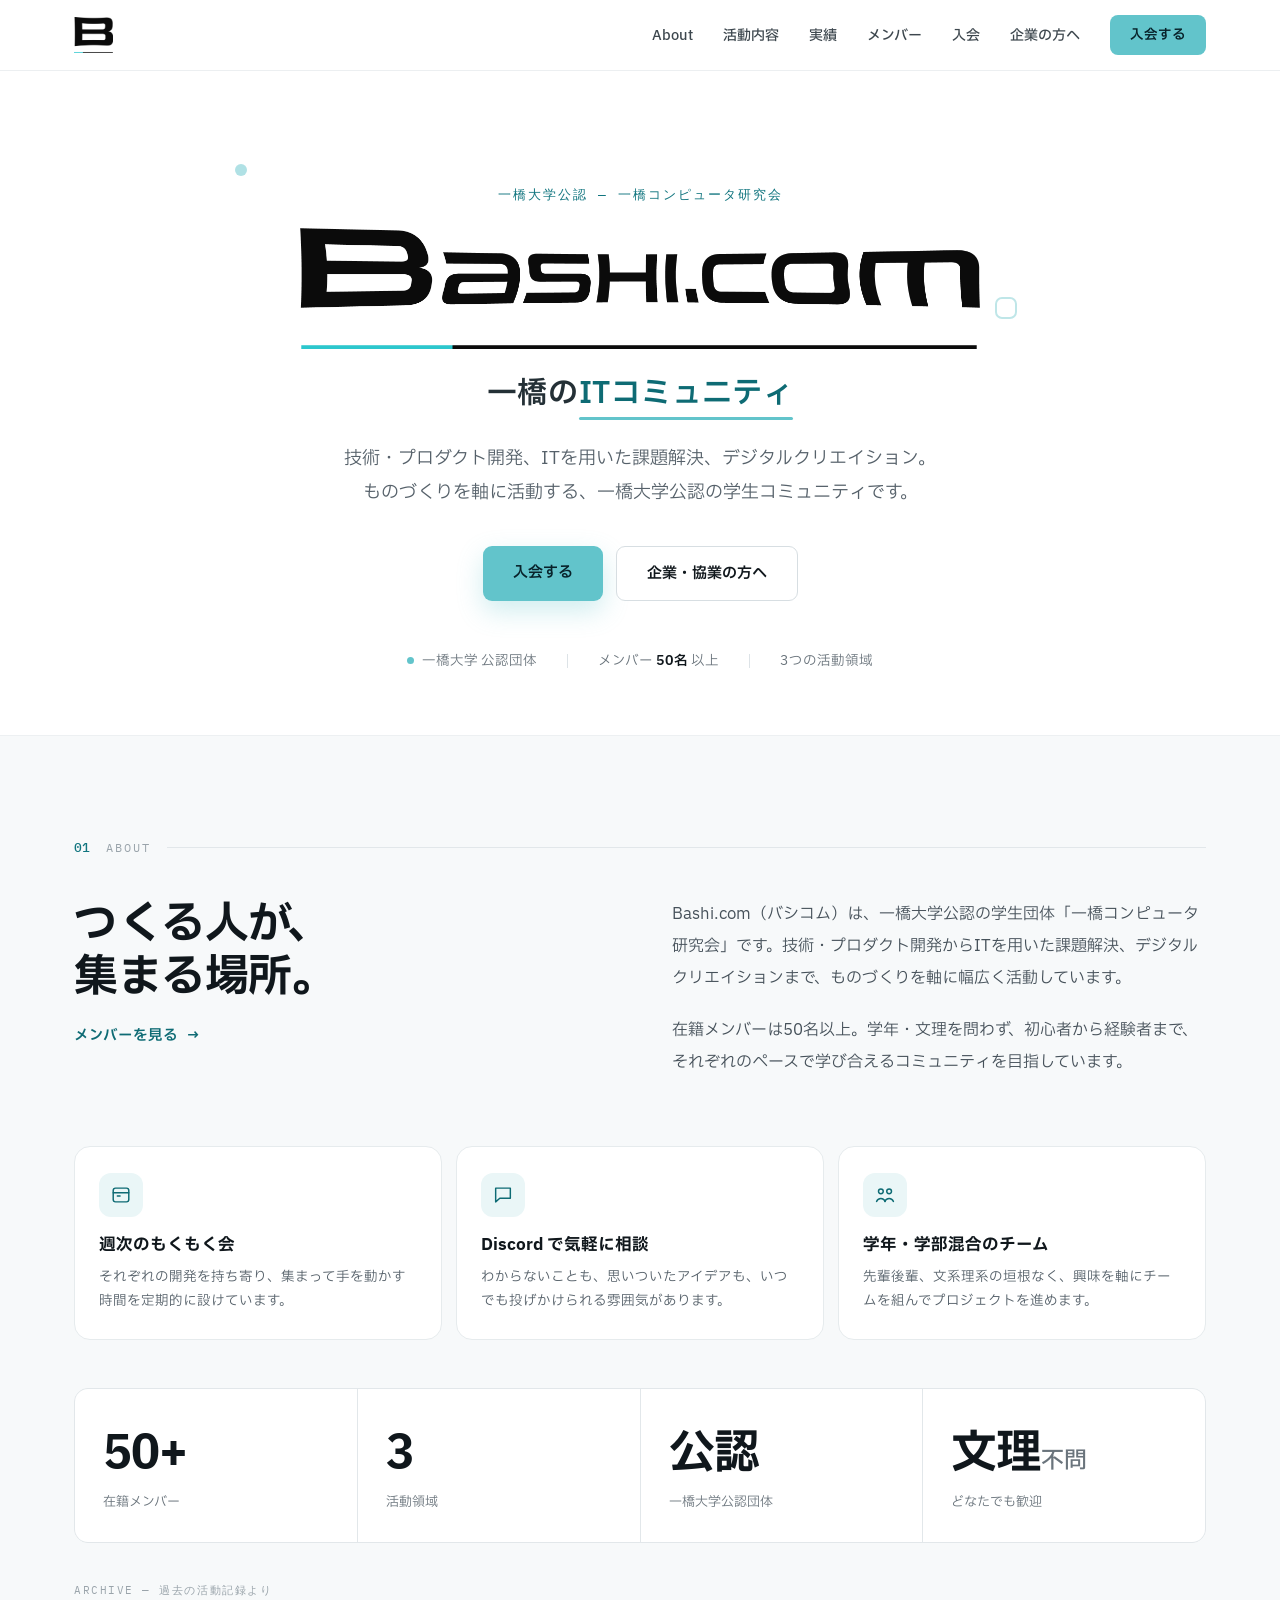
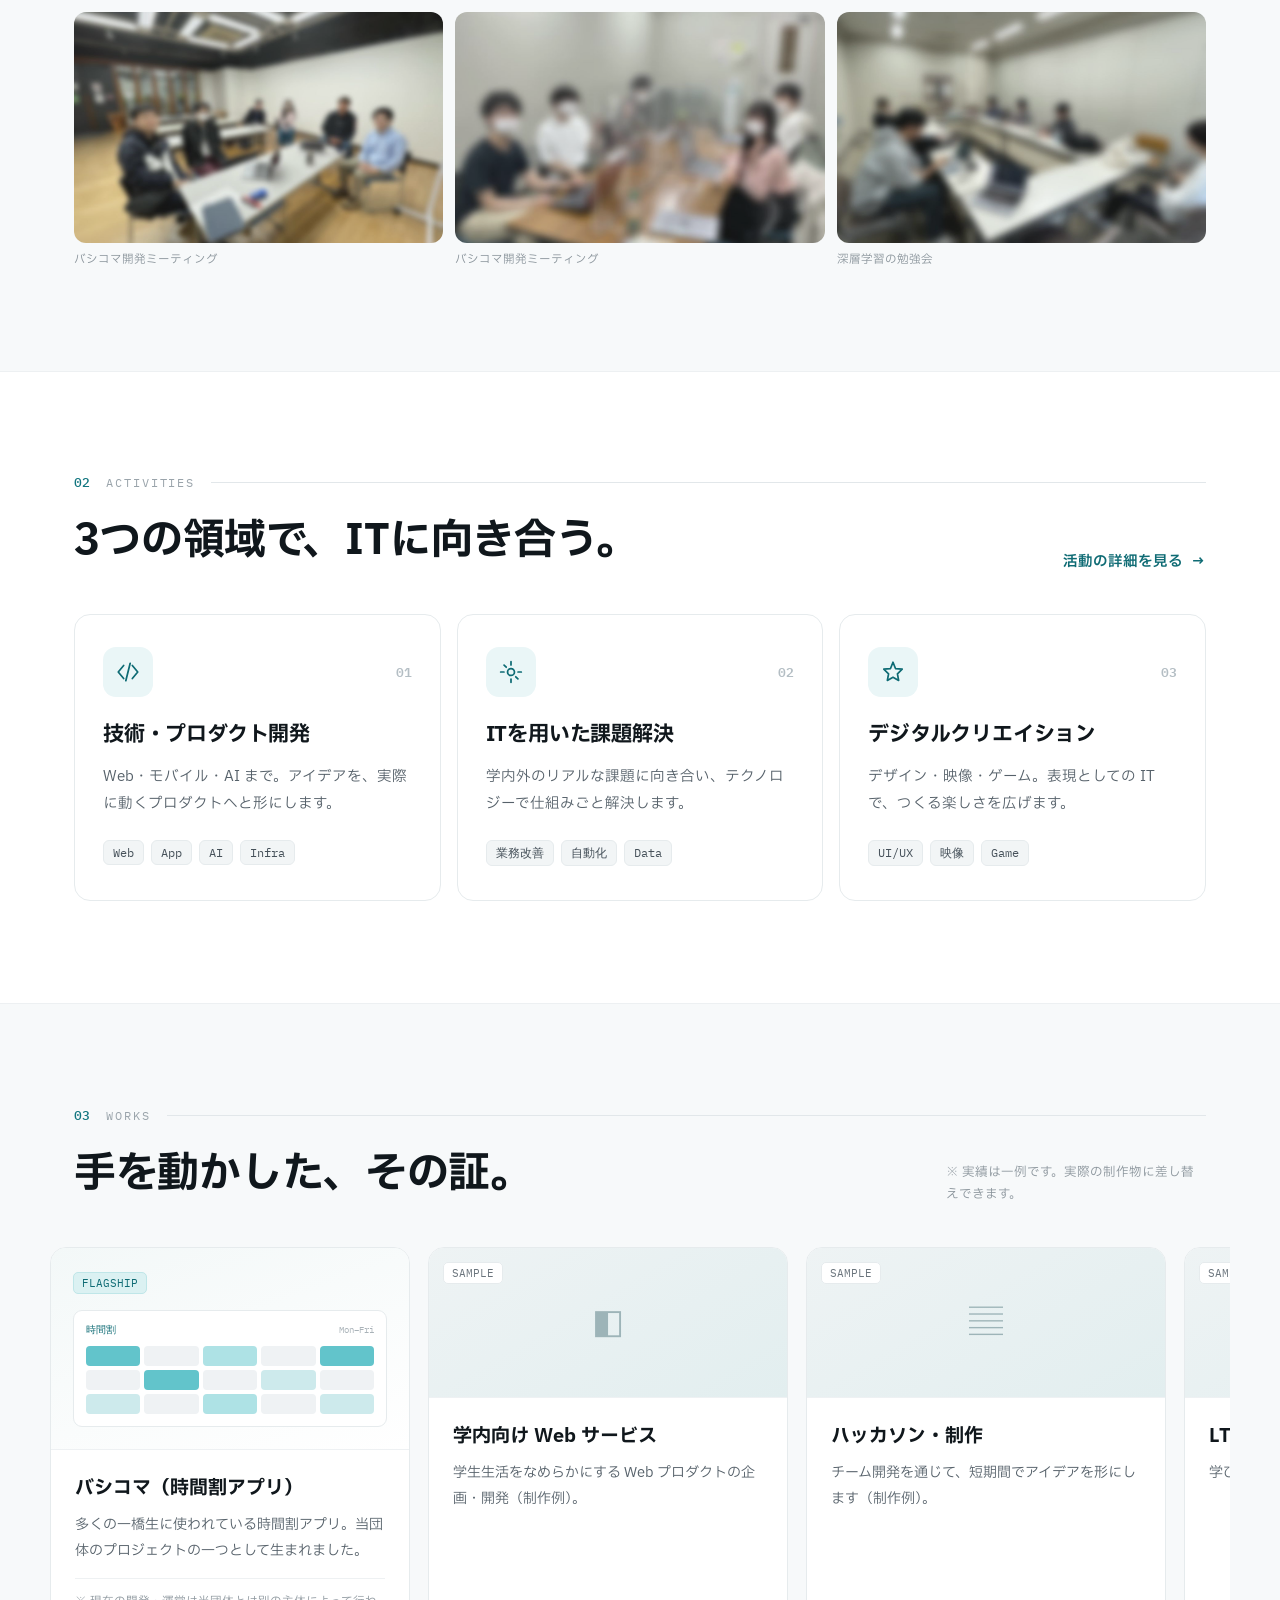
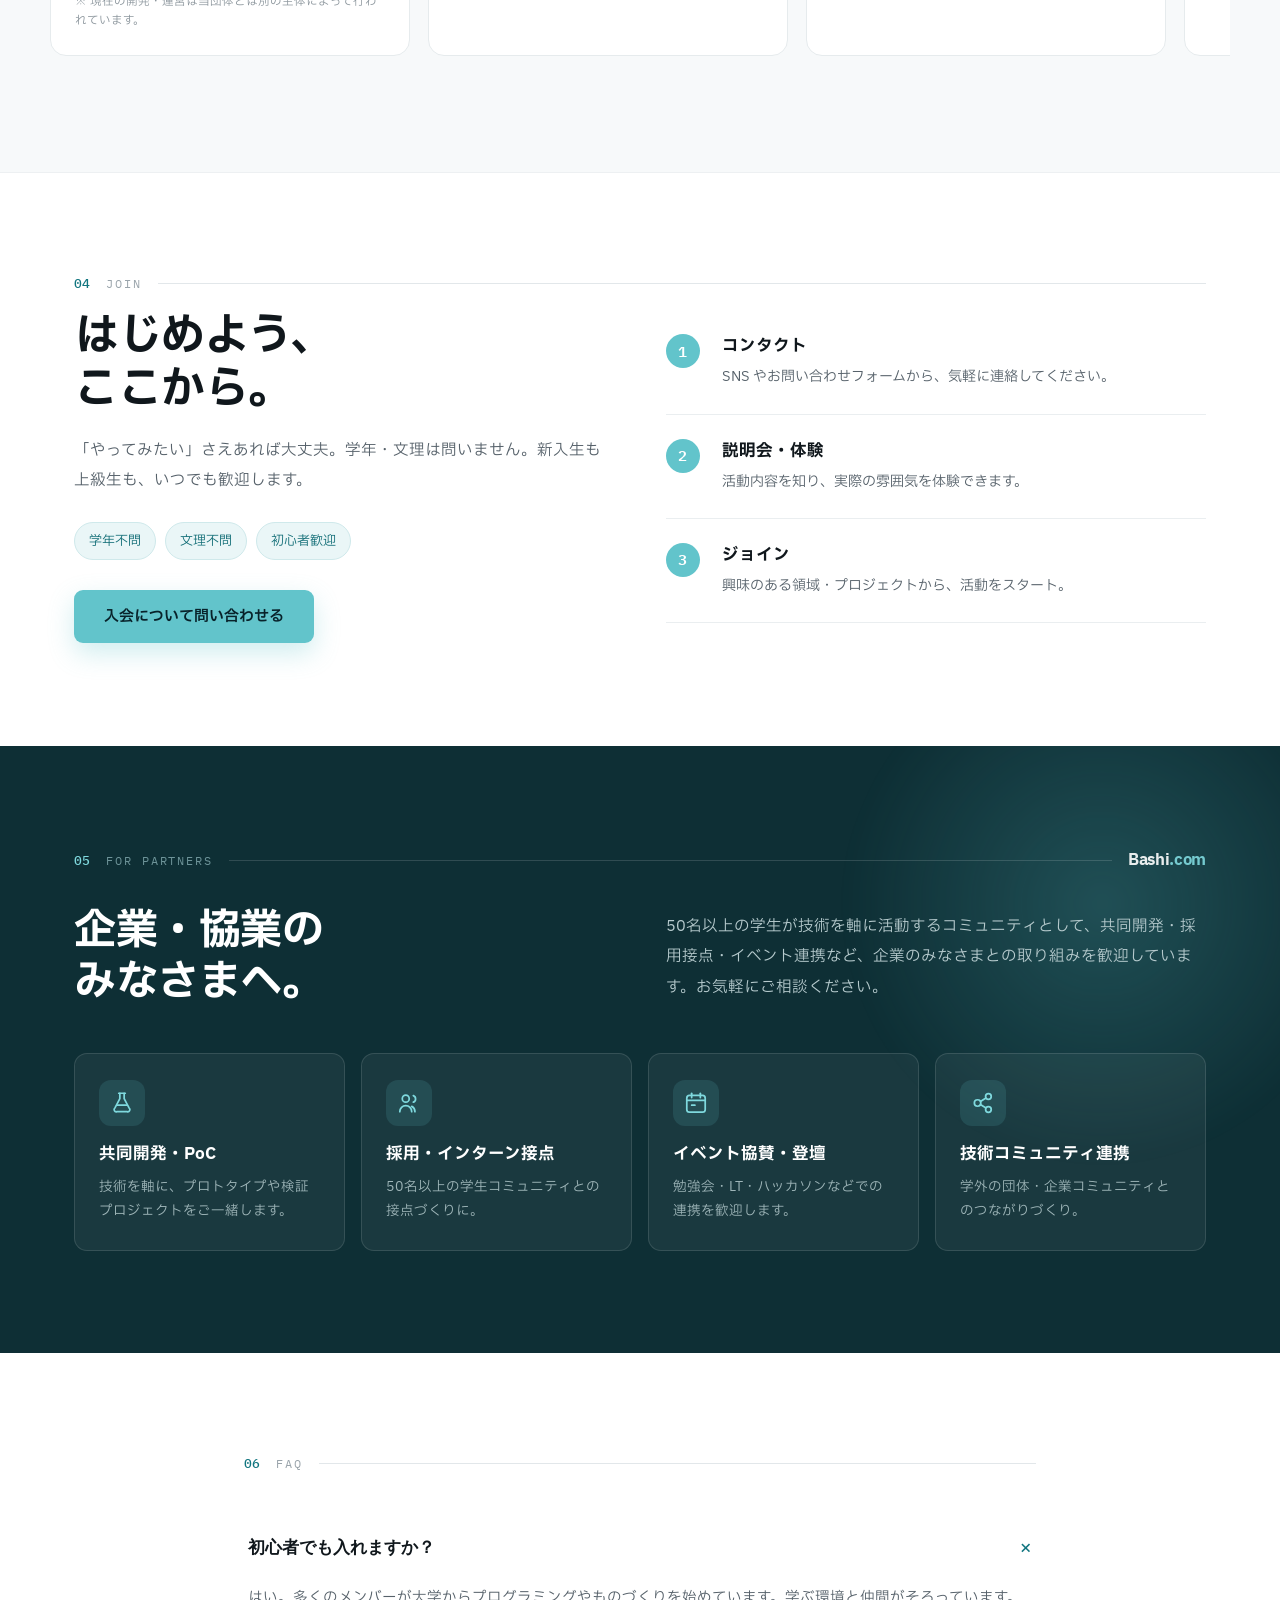
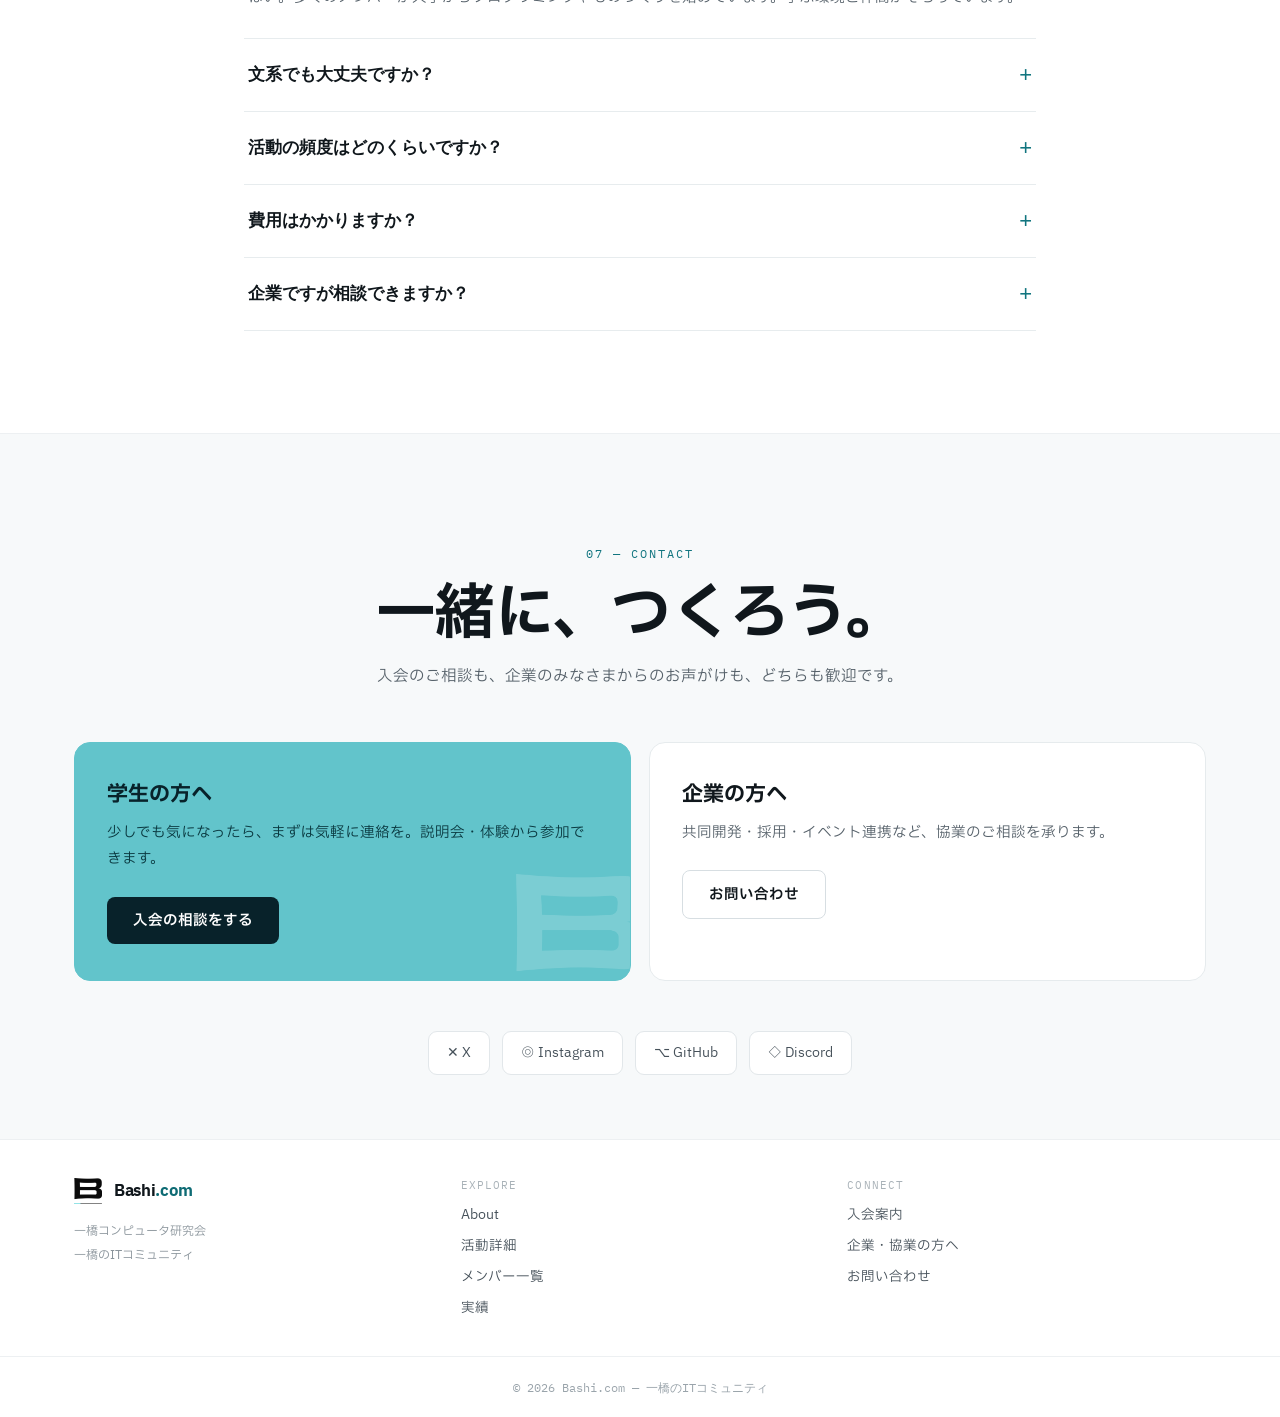
<file: index.html>
<!DOCTYPE html>
<html lang="ja">
<head>
<meta charset="utf-8">
<meta name="viewport" content="width=device-width, initial-scale=1">
<title>Bashi.com — 一橋のITコミュニティ｜一橋コンピュータ研究会</title>
<meta name="description" content="Bashi.com（バシコム）は一橋大学公認の学生団体「一橋コンピュータ研究会」。技術・プロダクト開発、ITを用いた課題解決、デジタルクリエイションを軸に活動するITコミュニティです。">
<link rel="preconnect" href="https://fonts.googleapis.com">
<link rel="preconnect" href="https://fonts.gstatic.com" crossorigin>
<link href="https://fonts.googleapis.com/css2?family=IBM+Plex+Sans+JP:wght@300;400;500;600;700&family=IBM+Plex+Mono:wght@400;500;600&display=swap" rel="stylesheet">
<link rel="stylesheet" href="styles.css">
</head>
<body>
<main id="bb-root" class="bb-page">

  <!-- reading progress -->
  <div id="bb-progress" class="progress-bar"></div>

  <!-- NAV -->
  <header class="site-header">
    <nav class="nav-inner">
      <a href="#top" aria-label="Bashi.com" class="logo-link">
        <img src="uploads/SCARE_LOGO_Opacity_BLACK.png" alt="Bashi.com" class="logo-img">
      </a>
      <div class="bb-desktop-nav">
        <a href="#about" data-navlink="about" class="bb-navlink">About</a>
        <a href="#activities" data-navlink="activities" class="bb-navlink">活動内容</a>
        <a href="#works" data-navlink="works" class="bb-navlink">実績</a>
        <a href="Members.html" class="bb-navlink">メンバー</a>
        <a href="#join" data-navlink="join" class="bb-navlink">入会</a>
        <a href="#partners" data-navlink="partners" class="bb-navlink">企業の方へ</a>
        <a href="#join" data-join-form class="bb-btn-primary btn btn-primary btn-sm">入会する</a>
      </div>
      <button id="bb-menu-btn" class="bb-menu-btn" aria-label="menu" aria-expanded="false">≡</button>
    </nav>
    <div id="bb-mobile-menu" class="bb-mobile-menu">
      <a href="#about" class="mobile-link">About</a>
      <a href="#activities" class="mobile-link">活動内容</a>
      <a href="#works" class="mobile-link">制作物・実績</a>
      <a href="Members.html" class="mobile-link">メンバー一覧</a>
      <a href="Activities.html" class="mobile-link">活動詳細</a>
      <a href="#join" class="mobile-link">入会案内</a>
      <a href="#partners" class="mobile-link">企業・協業の方へ</a>
      <a href="#join" data-join-form class="mobile-cta">入会する</a>
    </div>
  </header>

  <!-- HERO -->
  <section id="top" class="hero">
    <div class="hero-dot hero-dot-1"></div>
    <div class="hero-dot hero-dot-2"></div>
    <div data-rv class="hero-eyebrow">一橋大学公認 — 一橋コンピュータ研究会</div>
    <h1 data-rv data-rv-delay="80" class="hero-title"><img src="uploads/LECTANGLE_LOGO_Opacity_BLACK.png" alt="Bashi.com" onerror="this.style.display='none';this.nextElementSibling.style.display='inline-block'" class="hero-logo-img"><span class="hero-logo-fallback">Bashi<span class="accent">.com</span></span></h1>
    <div data-rv data-rv-delay="150" class="hero-subtitle">一橋の<span class="hero-subtitle-highlight">ITコミュニティ<span data-uline class="hero-underline"></span></span></div>
    <p data-rv data-rv-delay="220" class="hero-lead">技術・プロダクト開発、ITを用いた課題解決、デジタルクリエイション。<br>ものづくりを軸に活動する、一橋大学公認の学生コミュニティです。</p>
    <div data-rv data-rv-delay="260" class="hero-cta-row">
      <a href="#join" data-join-form class="bb-btn-primary btn btn-primary btn-lg btn-shadow-primary">入会する</a>
      <a href="#partners" class="bb-btn-ghost btn btn-ghost btn-lg">企業・協業の方へ</a>
    </div>
    <div data-rv data-rv-delay="340" class="hero-stats">
      <span class="hero-stat"><span class="hero-stat-dot"></span>一橋大学 公認団体</span>
      <span class="hero-stat-divider"></span>
      <span>メンバー <strong class="stat-strong">50名</strong> 以上</span>
      <span class="hero-stat-divider"></span>
      <span>3つの活動領域</span>
    </div>
  </section>

  <!-- ABOUT -->
  <section id="about" class="section-tinted about">
    <div class="section-inner">
      <div data-rv class="eyebrow">
        <span class="eyebrow-num">01</span>
        <span class="eyebrow-label">About</span>
        <span class="eyebrow-line"></span>
      </div>
      <div class="about-split">
        <div>
          <h2 data-rv class="h2-hero-scale">つくる人が、<br>集まる場所。</h2>
          <a data-rv data-rv-delay="60" href="Members.html" class="bb-link">メンバーを見る <span class="bb-arrow">→</span></a>
        </div>
        <div>
          <p data-rv data-rv-delay="100" class="about-copy">Bashi.com（バシコム）は、一橋大学公認の学生団体「一橋コンピュータ研究会」です。技術・プロダクト開発からITを用いた課題解決、デジタルクリエイションまで、ものづくりを軸に幅広く活動しています。</p>
          <p data-rv data-rv-delay="180" class="about-copy">在籍メンバーは50名以上。学年・文理を問わず、初心者から経験者まで、それぞれのペースで学び合えるコミュニティを目指しています。</p>
        </div>
      </div>
      <div data-rv class="about-features">
        <div class="bb-card card-pad-md">
          <div class="icon-box"><svg width="22" height="22" viewBox="0 0 24 24" fill="none" stroke="currentColor" stroke-width="1.6" stroke-linecap="round" stroke-linejoin="round"><rect x="3.5" y="4.5" width="17" height="15" rx="2.5"/><path d="M3.5 9.5h17"/><path d="M8 13h3"/></svg></div>
          <h3 class="feature-title">週次のもくもく会</h3>
          <p class="feature-desc">それぞれの開発を持ち寄り、集まって手を動かす時間を定期的に設けています。</p>
        </div>
        <div class="bb-card card-pad-md">
          <div class="icon-box"><svg width="22" height="22" viewBox="0 0 24 24" fill="none" stroke="currentColor" stroke-width="1.6" stroke-linecap="round" stroke-linejoin="round"><path d="M4 4.5h16v11H8.5L4 19.5z"/></svg></div>
          <h3 class="feature-title">Discord で気軽に相談</h3>
          <p class="feature-desc">わからないことも、思いついたアイデアも、いつでも投げかけられる雰囲気があります。</p>
        </div>
        <div class="bb-card card-pad-md">
          <div class="icon-box"><svg width="22" height="22" viewBox="0 0 24 24" fill="none" stroke="currentColor" stroke-width="1.6" stroke-linecap="round" stroke-linejoin="round"><circle cx="7.5" cy="8" r="2.6"/><circle cx="16.5" cy="8" r="2.6"/><path d="M2.8 19a5 5 0 019.4 0"/><path d="M11.8 19a5 5 0 019.4 0"/></svg></div>
          <h3 class="feature-title">学年・学部混合のチーム</h3>
          <p class="feature-desc">先輩後輩、文系理系の垣根なく、興味を軸にチームを組んでプロジェクトを進めます。</p>
        </div>
      </div>
      <div class="about-stats">
        <div data-rv class="stat-box">
          <div data-count="50" data-suffix="+" class="stat-num">0+</div>
          <div class="stat-label">在籍メンバー</div>
        </div>
        <div data-rv data-rv-delay="60" class="stat-box">
          <div data-count="3" class="stat-num">0</div>
          <div class="stat-label">活動領域</div>
        </div>
        <div data-rv data-rv-delay="120" class="stat-box">
          <div class="stat-num">公認</div>
          <div class="stat-label">一橋大学公認団体</div>
        </div>
        <div data-rv data-rv-delay="180" class="stat-box">
          <div class="stat-num">文理<span style="font-size:.5em;font-weight:500;color:#6A747C">不問</span></div>
          <div class="stat-label">どなたでも歓迎</div>
        </div>
      </div>
      <!-- 過去の活動写真（古い記録のため控えめに掲載） -->
      <div data-rv class="about-photos">
        <span class="about-photos-label">Archive — 過去の活動記録より</span>
        <div class="about-photos-grid">
          <figure class="activity-photo">
            <img src="uploads/activity_bashikoma_mtg_1.jpg" alt="バシコマ開発ミーティングのようす" loading="lazy">
            <figcaption>バシコマ開発ミーティング</figcaption>
          </figure>
          <figure class="activity-photo">
            <img src="uploads/activity_bashikoma_mtg_2.jpg" alt="バシコマ開発ミーティングのようす" loading="lazy">
            <figcaption>バシコマ開発ミーティング</figcaption>
          </figure>
          <figure class="activity-photo">
            <img src="uploads/activity_deep_learning_mtg.jpg" alt="深層学習勉強会のようす" loading="lazy">
            <figcaption>深層学習の勉強会</figcaption>
          </figure>
        </div>
      </div>
    </div>
  </section>

  <!-- ACTIVITIES -->
  <section id="activities" class="section-inner activities">
    <div data-rv class="eyebrow">
      <span class="eyebrow-num">02</span>
      <span class="eyebrow-label">Activities</span>
      <span class="eyebrow-line"></span>
    </div>
    <div class="section-head-row">
      <h2 data-rv data-rv-delay="80" class="h2-section">3つの領域で、ITに向き合う。</h2>
      <a data-rv href="Activities.html" class="bb-link">活動の詳細を見る <span class="bb-arrow">→</span></a>
    </div>
    <div class="activities-grid">
      <!-- pillar 01 -->
      <a href="Activities.html" data-rv data-rv-delay="0" class="bb-pill pillar">
        <div class="bb-pillbar"></div>
        <div class="pillar-head">
          <div class="pillar-icon"><svg width="26" height="26" viewBox="0 0 24 24" fill="none" stroke="currentColor" stroke-width="1.6" stroke-linecap="round" stroke-linejoin="round"><path d="M8 6l-5 6 5 6"/><path d="M16 6l5 6-5 6"/><path d="M14 4l-4 16"/></svg></div>
          <span class="pillar-num">01</span>
        </div>
        <h3 class="pillar-title">技術・プロダクト開発</h3>
        <p class="pillar-desc">Web・モバイル・AI まで。アイデアを、実際に動くプロダクトへと形にします。</p>
        <div class="tag-row">
          <span class="tag">Web</span>
          <span class="tag">App</span>
          <span class="tag">AI</span>
          <span class="tag">Infra</span>
        </div>
      </a>
      <!-- pillar 02 -->
      <a href="Activities.html" data-rv data-rv-delay="110" class="bb-pill pillar">
        <div class="bb-pillbar"></div>
        <div class="pillar-head">
          <div class="pillar-icon"><svg width="26" height="26" viewBox="0 0 24 24" fill="none" stroke="currentColor" stroke-width="1.6" stroke-linecap="round" stroke-linejoin="round"><circle cx="12" cy="12" r="3.2"/><path d="M12 2.5v3"/><path d="M12 18.5v3"/><path d="M2.5 12h3"/><path d="M18.5 12h3"/><path d="M5.6 5.6l2 2"/><path d="M16.4 16.4l2 2"/></svg></div>
          <span class="pillar-num">02</span>
        </div>
        <h3 class="pillar-title">ITを用いた課題解決</h3>
        <p class="pillar-desc">学内外のリアルな課題に向き合い、テクノロジーで仕組みごと解決します。</p>
        <div class="tag-row">
          <span class="tag">業務改善</span>
          <span class="tag">自動化</span>
          <span class="tag">Data</span>
        </div>
      </a>
      <!-- pillar 03 -->
      <a href="Activities.html" data-rv data-rv-delay="220" class="bb-pill pillar">
        <div class="bb-pillbar"></div>
        <div class="pillar-head">
          <div class="pillar-icon"><svg width="26" height="26" viewBox="0 0 24 24" fill="none" stroke="currentColor" stroke-width="1.6" stroke-linecap="round" stroke-linejoin="round"><path d="M12 3l2.3 5.8L20.5 9.4l-4.4 4.3 1.1 6.1L12 16.9 6.8 19.8l1.1-6.1L3.5 9.4l6.2-.6z"/></svg></div>
          <span class="pillar-num">03</span>
        </div>
        <h3 class="pillar-title">デジタルクリエイション</h3>
        <p class="pillar-desc">デザイン・映像・ゲーム。表現としての IT で、つくる楽しさを広げます。</p>
        <div class="tag-row">
          <span class="tag">UI/UX</span>
          <span class="tag">映像</span>
          <span class="tag">Game</span>
        </div>
      </a>
    </div>
  </section>

  <!-- WORKS -->
  <section id="works" class="section-tinted works">
    <div class="section-inner">
      <div data-rv class="eyebrow">
        <span class="eyebrow-num">03</span>
        <span class="eyebrow-label">Works</span>
        <span class="eyebrow-line"></span>
      </div>
      <div class="section-head-row">
        <h2 data-rv data-rv-delay="80" class="h2-section">手を動かした、その証。</h2>
        <span data-rv class="note-muted">※ 実績は一例です。実際の制作物に差し替えできます。</span>
      </div>
      <div class="bb-scroll">
        <!-- flagship -->
        <div data-rv class="bb-card scroll-card">
          <div class="work-flagship-head">
            <span class="tag-flagship">FLAGSHIP</span>
            <div class="tt-box">
              <div class="tt-box-head"><span class="tt-label">時間割</span><span class="tt-sub">Mon–Fri</span></div>
              <div class="tt-grid">
                <div class="tt-cell tt-a"></div><div class="tt-cell tt-b"></div><div class="tt-cell tt-c"></div><div class="tt-cell tt-b"></div><div class="tt-cell tt-a"></div>
                <div class="tt-cell tt-b"></div><div class="tt-cell tt-a"></div><div class="tt-cell tt-b"></div><div class="tt-cell tt-d"></div><div class="tt-cell tt-b"></div>
                <div class="tt-cell tt-d"></div><div class="tt-cell tt-b"></div><div class="tt-cell tt-c"></div><div class="tt-cell tt-b"></div><div class="tt-cell tt-d"></div>
              </div>
            </div>
          </div>
          <div class="work-body">
            <h3 class="work-title">バシコマ（時間割アプリ）</h3>
            <p class="work-desc work-desc--gap">多くの一橋生に使われている時間割アプリ。当団体のプロジェクトの一つとして生まれました。</p>
            <p class="work-note">※ 現在の開発・運営は当団体とは別の主体によって行われています。</p>
          </div>
        </div>
        <!-- sample 1 -->
        <div data-rv data-rv-delay="100" class="bb-card scroll-card">
          <div class="work-thumb">
            <span class="tag-sample">SAMPLE</span>
            <span class="work-glyph">◧</span>
          </div>
          <div class="work-body">
            <h3 class="work-title">学内向け Web サービス</h3>
            <p class="work-desc">学生生活をなめらかにする Web プロダクトの企画・開発（制作例）。</p>
          </div>
        </div>
        <!-- sample 2 -->
        <div data-rv data-rv-delay="200" class="bb-card scroll-card">
          <div class="work-thumb">
            <span class="tag-sample">SAMPLE</span>
            <span class="work-glyph">▤</span>
          </div>
          <div class="work-body">
            <h3 class="work-title">ハッカソン・制作</h3>
            <p class="work-desc">チーム開発を通じて、短期間でアイデアを形にします（制作例）。</p>
          </div>
        </div>
        <!-- sample 3 -->
        <div data-rv data-rv-delay="300" class="bb-card scroll-card">
          <div class="work-thumb">
            <span class="tag-sample">SAMPLE</span>
            <span class="work-glyph">▥</span>
          </div>
          <div class="work-body">
            <h3 class="work-title">LT・勉強会アーカイブ</h3>
            <p class="work-desc">学びを共有し合う、発表と記録の場（制作例）。</p>
          </div>
        </div>
      </div>
    </div>
  </section>

  <!-- JOIN -->
  <section id="join" class="section-inner join">
    <div data-rv class="eyebrow">
      <span class="eyebrow-num">04</span>
      <span class="eyebrow-label">Join</span>
      <span class="eyebrow-line"></span>
    </div>
    <div class="join-grid">
      <div>
        <h2 data-rv data-rv-delay="80" class="h2-hero-scale">はじめよう、<br>ここから。</h2>
        <p data-rv data-rv-delay="140" class="lead">「やってみたい」さえあれば大丈夫。学年・文理は問いません。新入生も上級生も、いつでも歓迎します。</p>
        <div data-rv data-rv-delay="200" class="pill-row">
          <span class="pill">学年不問</span>
          <span class="pill">文理不問</span>
          <span class="pill">初心者歓迎</span>
        </div>
        <a data-rv data-rv-delay="260" href="#contact" data-join-form class="bb-btn-primary btn btn-primary btn-lg btn-shadow-primary">入会について問い合わせる</a>
      </div>
      <div data-rv data-rv-delay="160" class="join-steps">
        <div class="join-step">
          <div class="step-num">1</div>
          <div>
            <h4 class="step-title">コンタクト</h4>
            <p class="step-desc">SNS やお問い合わせフォームから、気軽に連絡してください。</p>
          </div>
        </div>
        <div class="join-step">
          <div class="step-num">2</div>
          <div>
            <h4 class="step-title">説明会・体験</h4>
            <p class="step-desc">活動内容を知り、実際の雰囲気を体験できます。</p>
          </div>
        </div>
        <div class="join-step">
          <div class="step-num">3</div>
          <div>
            <h4 class="step-title">ジョイン</h4>
            <p class="step-desc">興味のある領域・プロジェクトから、活動をスタート。</p>
          </div>
        </div>
      </div>
    </div>
  </section>

  <!-- PARTNERS -->
  <section id="partners" class="section-dark partners">
    <div class="section-glow"></div>
    <div class="section-inner">
      <div data-rv class="eyebrow">
        <span class="eyebrow-num">05</span>
        <span class="eyebrow-label">For Partners</span>
        <span class="eyebrow-line"></span>
        <span class="eyebrow-brand">Bashi<span class="accent-dark">.com</span></span>
      </div>
      <div class="partners-head">
        <h2 data-rv data-rv-delay="80" class="h2-section-dark">企業・協業の<br>みなさまへ。</h2>
        <p data-rv data-rv-delay="140" class="lead">50名以上の学生が技術を軸に活動するコミュニティとして、共同開発・採用接点・イベント連携など、企業のみなさまとの取り組みを歓迎しています。お気軽にご相談ください。</p>
      </div>
      <div class="partners-grid">
        <!-- partner 1 -->
        <div data-rv data-rv-delay="0" class="bb-partnercard partner-card">
          <div class="partner-icon"><svg width="26" height="26" viewBox="0 0 24 24" fill="none" stroke="currentColor" stroke-width="1.6" stroke-linecap="round" stroke-linejoin="round"><path d="M9 3h6"/><path d="M10 3v5l-4.5 8.5A2 2 0 007.3 20h9.4a2 2 0 001.8-3.5L14 8V3"/><path d="M8 14h8"/></svg></div>
          <h3 class="partner-title">共同開発・PoC</h3>
          <p class="partner-desc">技術を軸に、プロトタイプや検証プロジェクトをご一緒します。</p>
        </div>
        <!-- partner 2 -->
        <div data-rv data-rv-delay="90" class="bb-partnercard partner-card">
          <div class="partner-icon"><svg width="26" height="26" viewBox="0 0 24 24" fill="none" stroke="currentColor" stroke-width="1.6" stroke-linecap="round" stroke-linejoin="round"><circle cx="9" cy="8" r="3.2"/><path d="M3.5 20a5.5 5.5 0 0111 0"/><path d="M16 5.2a3.2 3.2 0 010 6"/><path d="M17.5 20a5.5 5.5 0 00-3-4.9"/></svg></div>
          <h3 class="partner-title">採用・インターン接点</h3>
          <p class="partner-desc">50名以上の学生コミュニティとの接点づくりに。</p>
        </div>
        <!-- partner 3 -->
        <div data-rv data-rv-delay="180" class="bb-partnercard partner-card">
          <div class="partner-icon"><svg width="26" height="26" viewBox="0 0 24 24" fill="none" stroke="currentColor" stroke-width="1.6" stroke-linecap="round" stroke-linejoin="round"><rect x="3.5" y="5" width="17" height="15.5" rx="2.5"/><path d="M3.5 9.5h17"/><path d="M8 3v4"/><path d="M16 3v4"/><path d="M8 14h3"/></svg></div>
          <h3 class="partner-title">イベント協賛・登壇</h3>
          <p class="partner-desc">勉強会・LT・ハッカソンなどでの連携を歓迎します。</p>
        </div>
        <!-- partner 4 -->
        <div data-rv data-rv-delay="270" class="bb-partnercard partner-card">
          <div class="partner-icon"><svg width="26" height="26" viewBox="0 0 24 24" fill="none" stroke="currentColor" stroke-width="1.6" stroke-linecap="round" stroke-linejoin="round"><circle cx="7" cy="12" r="3"/><circle cx="17" cy="6" r="2.6"/><circle cx="17" cy="18" r="2.6"/><path d="M9.6 10.6l4.8-3"/><path d="M9.6 13.4l4.8 3"/></svg></div>
          <h3 class="partner-title">技術コミュニティ連携</h3>
          <p class="partner-desc">学外の団体・企業コミュニティとのつながりづくり。</p>
        </div>
      </div>
    </div>
  </section>

  <!-- FAQ -->
  <section id="faq" class="section-inner faq">
    <div data-rv class="eyebrow">
      <span class="eyebrow-num">06</span>
      <span class="eyebrow-label">FAQ</span>
      <span class="eyebrow-line"></span>
    </div>
    <div id="bb-faq">
      <div data-rv class="bb-faq-item">
        <button class="bb-faq-q" aria-expanded="true">
          <span class="faq-question">初心者でも入れますか？</span>
          <span class="bb-faq-icon" style="transform:rotate(45deg)">+</span>
        </button>
        <div class="bb-faq-a">はい。多くのメンバーが大学からプログラミングやものづくりを始めています。学ぶ環境と仲間がそろっています。</div>
      </div>
      <div data-rv class="bb-faq-item">
        <button class="bb-faq-q" aria-expanded="false">
          <span class="faq-question">文系でも大丈夫ですか？</span>
          <span class="bb-faq-icon" style="transform:rotate(0deg)">+</span>
        </button>
        <div class="bb-faq-a" style="display:none">もちろんです。文理を問わず活動しており、それぞれの興味から関われるプロジェクトがあります。</div>
      </div>
      <div data-rv class="bb-faq-item">
        <button class="bb-faq-q" aria-expanded="false">
          <span class="faq-question">活動の頻度はどのくらいですか？</span>
          <span class="bb-faq-icon" style="transform:rotate(0deg)">+</span>
        </button>
        <div class="bb-faq-a" style="display:none">プロジェクト単位で柔軟に動いています。学業やほかの活動と両立しながら、無理のない範囲で参加できます。</div>
      </div>
      <div data-rv class="bb-faq-item">
        <button class="bb-faq-q" aria-expanded="false">
          <span class="faq-question">費用はかかりますか？</span>
          <span class="bb-faq-icon" style="transform:rotate(0deg)">+</span>
        </button>
        <div class="bb-faq-a" style="display:none">詳細は説明会やお問い合わせの際にご案内します。まずはお気軽にご連絡ください。</div>
      </div>
      <div data-rv class="bb-faq-item">
        <button class="bb-faq-q" aria-expanded="false">
          <span class="faq-question">企業ですが相談できますか？</span>
          <span class="bb-faq-icon" style="transform:rotate(0deg)">+</span>
        </button>
        <div class="bb-faq-a" style="display:none">はい。「企業・協業の方へ」またはお問い合わせよりご連絡ください。共同開発や採用接点などに対応しています。</div>
      </div>
    </div>
  </section>

  <!-- CONTACT -->
  <section id="contact" class="section-tinted-top">
    <div class="contact-inner">
      <div data-rv class="contact-head">
        <div class="contact-eyebrow">07 — Contact</div>
        <h2 class="h2-display">一緒に、つくろう。</h2>
        <p class="contact-note">入会のご相談も、企業のみなさまからのお声がけも、どちらも歓迎です。</p>
      </div>
      <div class="contact-grid">
        <div data-rv class="bb-card contact-card contact-card-primary card-pad-lg">
          <img src="uploads/SCARE_LOGO_Opacity_BLACK.png" class="logo-invert contact-card-bg-logo" alt="">
          <div class="contact-card-body">
            <h3 class="contact-card-title contact-card-title--on-teal">学生の方へ</h3>
            <p class="contact-card-desc contact-card-desc--on-teal">少しでも気になったら、まずは気軽に連絡を。説明会・体験から参加できます。</p>
            <a href="#join" data-join-form class="bb-btn-primary btn btn-dark btn-md">入会の相談をする</a>
          </div>
        </div>
        <div data-rv data-rv-delay="100" class="bb-card card-pad-lg">
          <h3 class="contact-card-title">企業の方へ</h3>
          <p class="contact-card-desc contact-card-desc--muted">共同開発・採用・イベント連携など、協業のご相談を承ります。</p>
          <a href="#" class="bb-btn-ghost btn btn-ghost btn-md">お問い合わせ</a>
        </div>
      </div>
      <div data-rv class="social-row">
        <a href="#" class="bb-soc">✕ X</a>
        <a href="#" class="bb-soc">◎ Instagram</a>
        <a href="#" class="bb-soc">⌥ GitHub</a>
        <a href="#" class="bb-soc">◇ Discord</a>
      </div>
    </div>
    <footer class="site-footer">
      <div class="footer-grid">
        <div>
          <div class="footer-brand">
            <img src="uploads/SCARE_LOGO_Opacity_BLACK.png" alt="B" class="footer-logo-img">
            <span class="footer-brand-name">Bashi<span class="accent">.com</span></span>
          </div>
          <span class="footer-tagline">一橋コンピュータ研究会<br>一橋のITコミュニティ</span>
        </div>
        <div class="footer-col">
          <span class="footer-col-label">Explore</span>
          <a href="#about" class="footer-link">About</a>
          <a href="Activities.html" class="footer-link">活動詳細</a>
          <a href="Members.html" class="footer-link">メンバー一覧</a>
          <a href="#works" class="footer-link">実績</a>
        </div>
        <div class="footer-col">
          <span class="footer-col-label">Connect</span>
          <a href="#join" class="footer-link">入会案内</a>
          <a href="#partners" class="footer-link">企業・協業の方へ</a>
          <a href="#contact" class="footer-link">お問い合わせ</a>
        </div>
      </div>
      <div class="footer-bottom">
        <div class="footer-bottom-inner">
          <span class="footer-copyright">© 2026 Bashi.com — 一橋のITコミュニティ</span>
        </div>
      </div>
    </footer>
  </section>

</main>
<script src="app.js"></script>
</body>
</html>
</file>
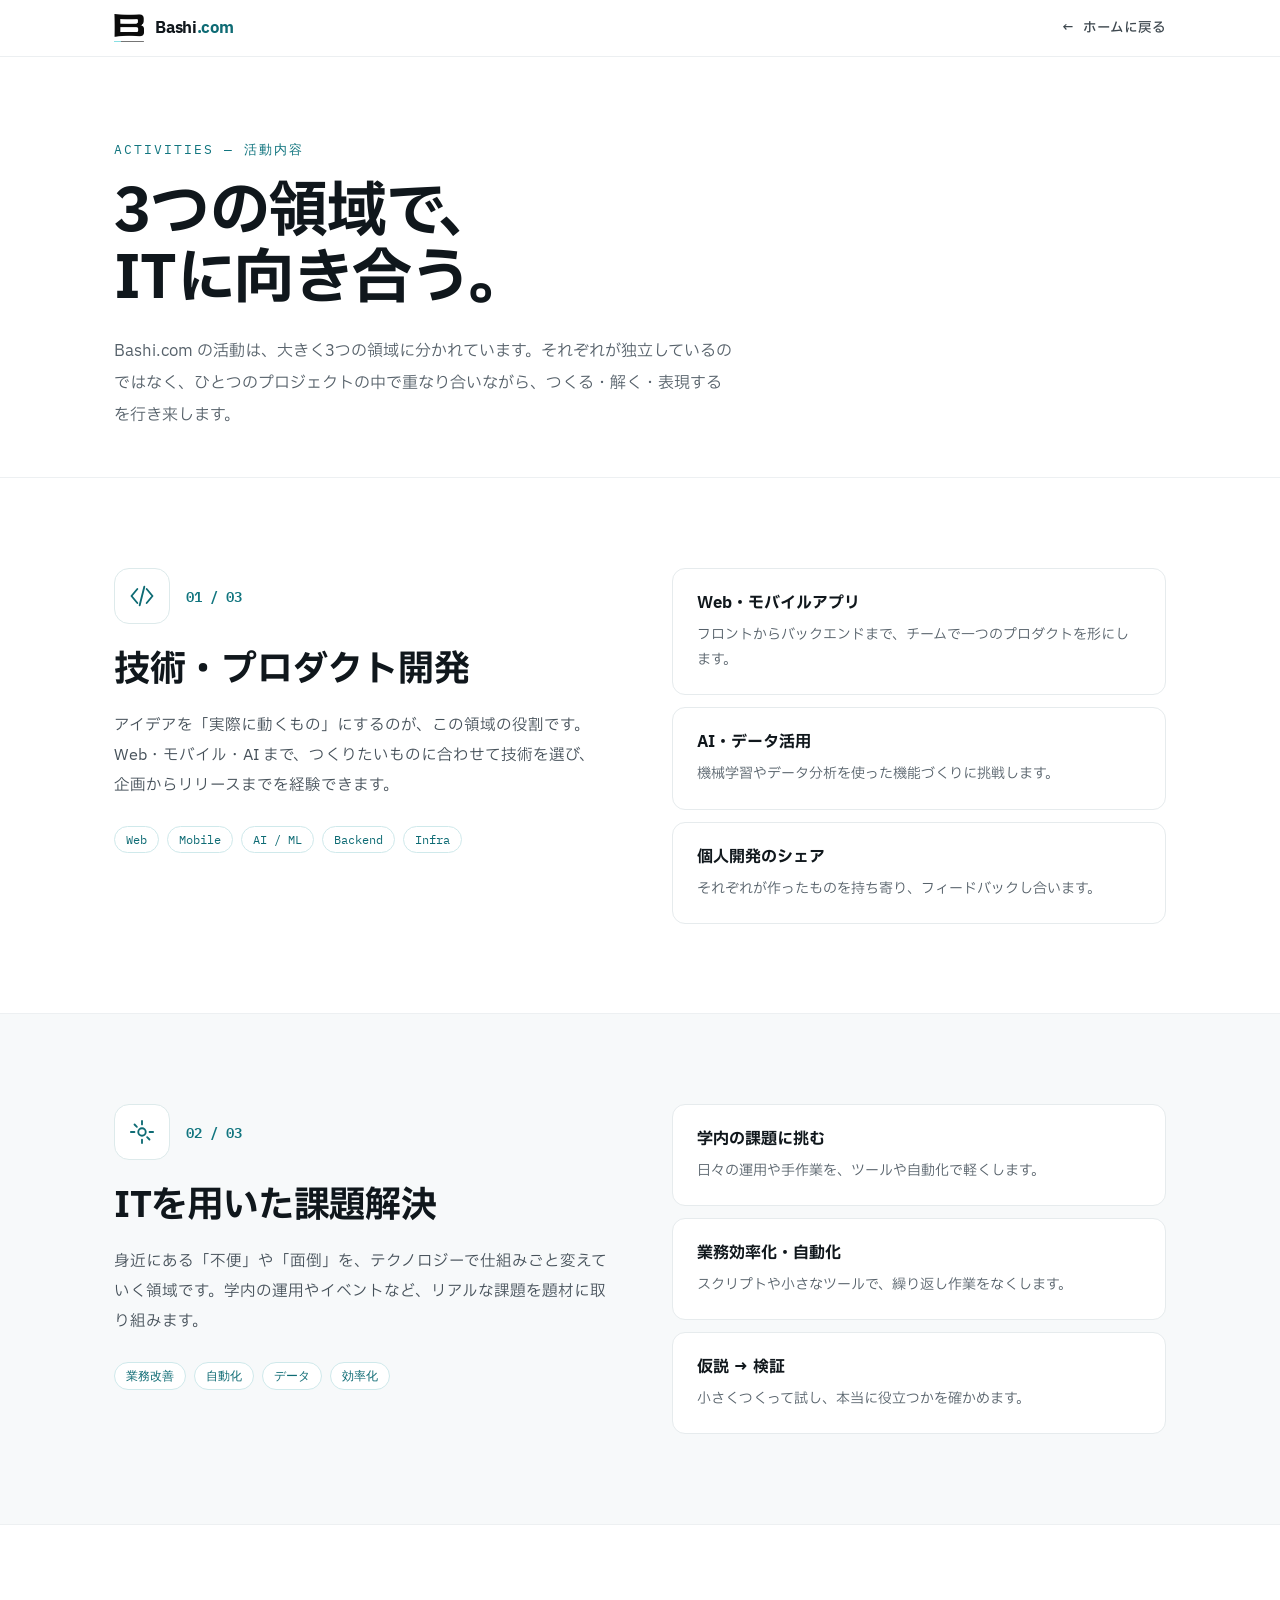
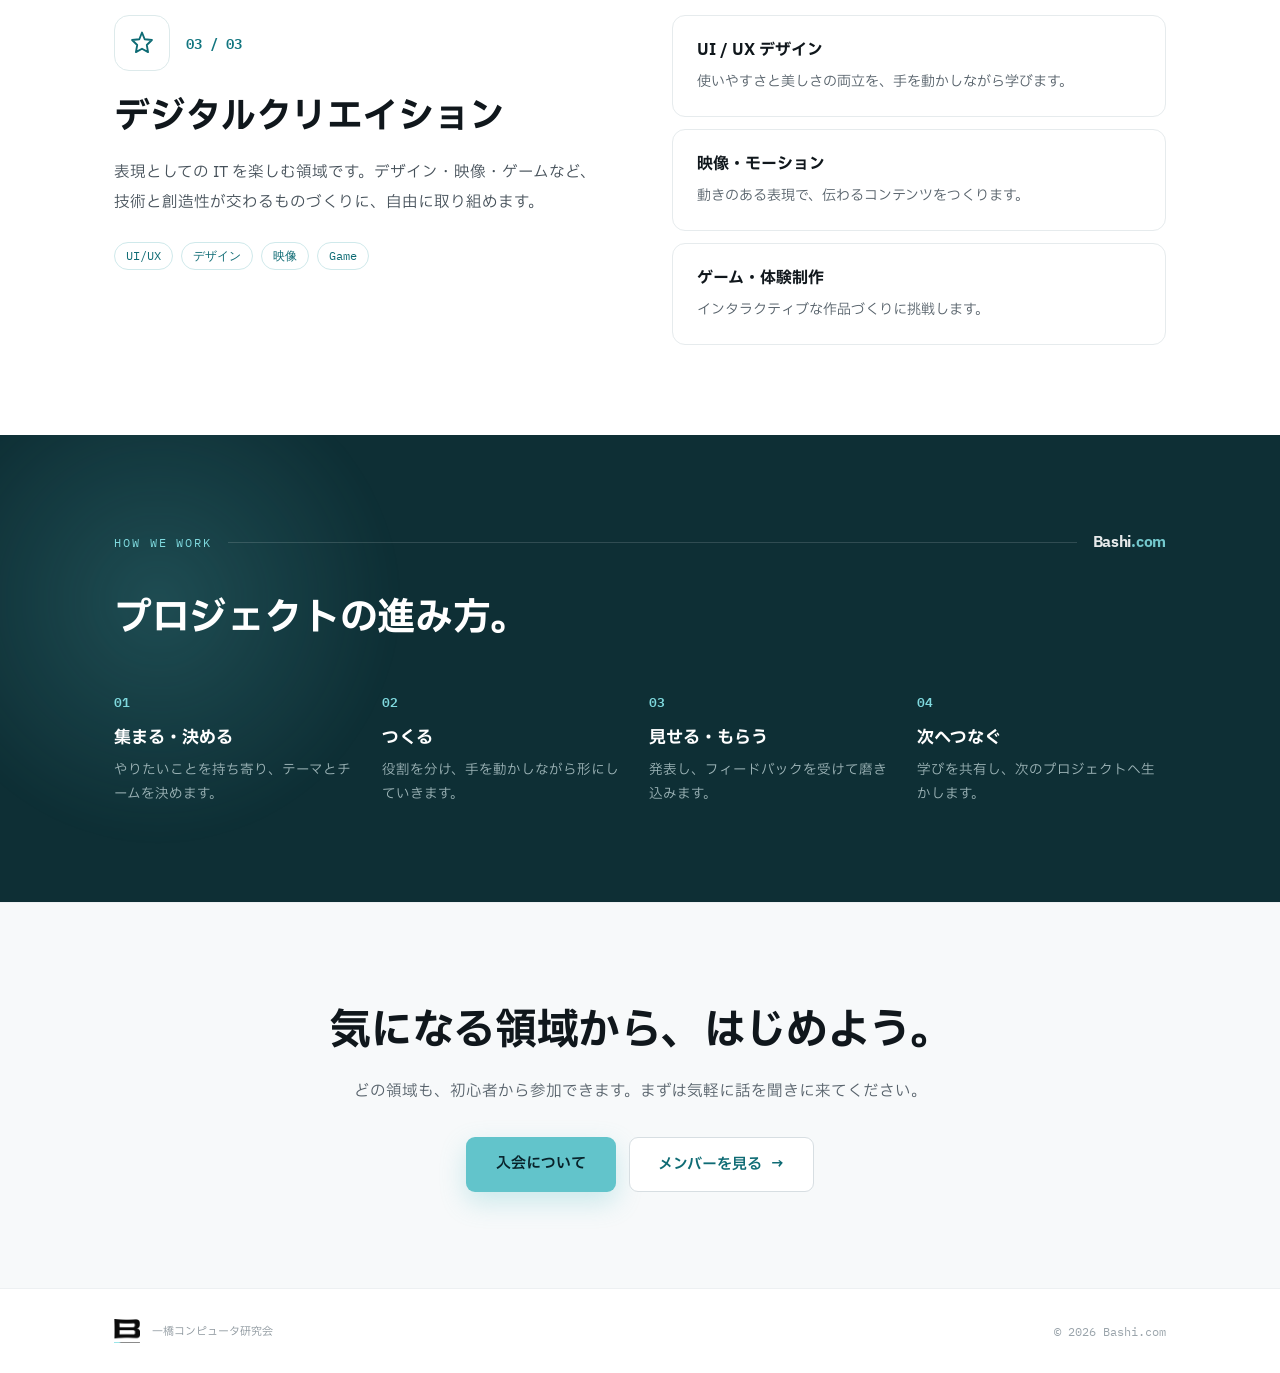
<file: Activities.html>
<!DOCTYPE html>
<html lang="ja">
<head>
<meta charset="utf-8">
<meta name="viewport" content="width=device-width, initial-scale=1">
<title>活動内容｜Bashi.com — 一橋コンピュータ研究会</title>
<meta name="description" content="Bashi.com（一橋コンピュータ研究会）の活動内容。技術・プロダクト開発、ITを用いた課題解決、デジタルクリエイションの3領域と、プロジェクトの進め方を紹介します。">
<link rel="preconnect" href="https://fonts.googleapis.com">
<link rel="preconnect" href="https://fonts.gstatic.com" crossorigin>
<link href="https://fonts.googleapis.com/css2?family=IBM+Plex+Sans+JP:wght@300;400;500;600;700&family=IBM+Plex+Mono:wght@400;500;600&display=swap" rel="stylesheet">
<link rel="stylesheet" href="styles.css">
</head>
<body>
<main id="bb-root" style="background:#FFFFFF;color:#10171C;font-family:'IBM Plex Sans JP',sans-serif;position:relative;overflow-x:hidden;min-height:100vh;-webkit-font-smoothing:antialiased">

  <!-- NAV -->
  <header style="position:sticky;top:0;z-index:50;backdrop-filter:blur(12px);-webkit-backdrop-filter:blur(12px);background:rgba(255,255,255,.85);border-bottom:1px solid #ECEFF1">
    <nav style="max-width:1100px;margin:0 auto;padding:14px 24px;display:flex;align-items:center;justify-content:space-between;gap:16px">
      <a href="index.html" style="display:flex;align-items:center;gap:11px;text-decoration:none">
        <img src="uploads/SCARE_LOGO_Opacity_BLACK.png" alt="Bashi.com" style="height:28px;width:auto;display:block">
        <span style="font-weight:700;font-size:16px;letter-spacing:-.02em;color:#10171C">Bashi<span style="color:#0E6B74">.com</span></span>
      </a>
      <a href="index.html" class="bb-back" style="display:inline-flex;align-items:center;gap:8px;font-size:13.5px;font-weight:500;color:#3D474E;text-decoration:none"><span class="bb-arrow">←</span> ホームに戻る</a>
    </nav>
  </header>

  <!-- HEAD -->
  <section style="max-width:1100px;margin:0 auto;padding:clamp(46px,7vw,84px) 24px clamp(30px,4vw,46px)">
    <div data-rv style="opacity:0;transform:translateY(14px);transition:opacity .7s,transform .7s;font-family:'IBM Plex Mono',monospace;font-size:12.5px;letter-spacing:.16em;color:#11757F;text-transform:uppercase;margin-bottom:20px">Activities — 活動内容</div>
    <h1 data-rv data-rv-delay="80" style="opacity:0;transform:translateY(18px);transition:opacity .8s,transform .8s;margin:0 0 22px;font-weight:700;font-size:clamp(32px,5.5vw,60px);line-height:1.12;letter-spacing:-.02em">3つの領域で、<br>ITに向き合う。</h1>
    <p data-rv data-rv-delay="160" style="opacity:0;transform:translateY(18px);transition:opacity .8s,transform .8s;margin:0;max-width:620px;font-size:16px;line-height:2;color:#56616A">Bashi.com の活動は、大きく3つの領域に分かれています。それぞれが独立しているのではなく、ひとつのプロジェクトの中で重なり合いながら、つくる・解く・表現するを行き来します。</p>
  </section>

  <!-- DETAIL 01: 技術・プロダクト開発 -->
  <section style="background:#fff;border-top:1px solid #EDF0F2">
    <div style="max-width:1100px;margin:0 auto;padding:clamp(48px,7vw,92px) 24px">
      <div style="display:grid;grid-template-columns:repeat(auto-fit,minmax(280px,1fr));gap:clamp(34px,5vw,68px);align-items:start">
        <div>
          <div data-rv style="opacity:0;transform:translateY(14px);transition:opacity .7s,transform .7s;display:flex;align-items:center;gap:16px;margin-bottom:24px">
            <div style="width:56px;height:56px;border-radius:15px;background:#fff;border:1px solid #DDEAEB;display:flex;align-items:center;justify-content:center;color:#0E6B74"><svg width="28" height="28" viewBox="0 0 24 24" fill="none" stroke="currentColor" stroke-width="1.6" stroke-linecap="round" stroke-linejoin="round"><path d="M8 6l-5 6 5 6"/><path d="M16 6l5 6-5 6"/><path d="M14 4l-4 16"/></svg></div>
            <span style="font-family:'IBM Plex Mono',monospace;font-weight:600;font-size:14px;color:#11757F">01 / 03</span>
          </div>
          <h2 data-rv data-rv-delay="60" style="opacity:0;transform:translateY(18px);transition:opacity .8s,transform .8s;margin:0 0 18px;font-weight:700;font-size:clamp(24px,3.4vw,36px);line-height:1.25;letter-spacing:-.01em">技術・プロダクト開発</h2>
          <p data-rv data-rv-delay="120" style="opacity:0;transform:translateY(18px);transition:opacity .8s,transform .8s;margin:0 0 24px;font-size:15.5px;line-height:1.95;color:#46515A">アイデアを「実際に動くもの」にするのが、この領域の役割です。Web・モバイル・AI まで、つくりたいものに合わせて技術を選び、企画からリリースまでを経験できます。</p>
          <div data-rv data-rv-delay="180" style="opacity:0;transform:translateY(18px);transition:opacity .8s,transform .8s;display:flex;flex-wrap:wrap;gap:8px">
            <span style="font-family:'IBM Plex Mono',monospace;font-size:11.5px;color:#0E6B74;background:#fff;border:1px solid #CFE9EB;padding:5px 11px;border-radius:99px">Web</span>
            <span style="font-family:'IBM Plex Mono',monospace;font-size:11.5px;color:#0E6B74;background:#fff;border:1px solid #CFE9EB;padding:5px 11px;border-radius:99px">Mobile</span>
            <span style="font-family:'IBM Plex Mono',monospace;font-size:11.5px;color:#0E6B74;background:#fff;border:1px solid #CFE9EB;padding:5px 11px;border-radius:99px">AI / ML</span>
            <span style="font-family:'IBM Plex Mono',monospace;font-size:11.5px;color:#0E6B74;background:#fff;border:1px solid #CFE9EB;padding:5px 11px;border-radius:99px">Backend</span>
            <span style="font-family:'IBM Plex Mono',monospace;font-size:11.5px;color:#0E6B74;background:#fff;border:1px solid #CFE9EB;padding:5px 11px;border-radius:99px">Infra</span>
          </div>
        </div>
        <div data-rv data-rv-delay="140" style="opacity:0;transform:translateY(20px);transition:opacity .8s,transform .8s;display:flex;flex-direction:column;gap:12px">
          <div class="bb-card" style="background:#fff;border:1px solid #E6EBED;border-radius:13px;padding:22px 24px"><h3 style="margin:0 0 7px;font-weight:700;font-size:16px">Web・モバイルアプリ</h3><p style="margin:0;font-size:14px;line-height:1.8;color:#56616A">フロントからバックエンドまで、チームで一つのプロダクトを形にします。</p></div>
          <div class="bb-card" style="background:#fff;border:1px solid #E6EBED;border-radius:13px;padding:22px 24px"><h3 style="margin:0 0 7px;font-weight:700;font-size:16px">AI・データ活用</h3><p style="margin:0;font-size:14px;line-height:1.8;color:#56616A">機械学習やデータ分析を使った機能づくりに挑戦します。</p></div>
          <div class="bb-card" style="background:#fff;border:1px solid #E6EBED;border-radius:13px;padding:22px 24px"><h3 style="margin:0 0 7px;font-weight:700;font-size:16px">個人開発のシェア</h3><p style="margin:0;font-size:14px;line-height:1.8;color:#56616A">それぞれが作ったものを持ち寄り、フィードバックし合います。</p></div>
        </div>
      </div>
    </div>
  </section>

  <!-- DETAIL 02: ITを用いた課題解決 -->
  <section style="background:#F7F9FA;border-top:1px solid #EDF0F2">
    <div style="max-width:1100px;margin:0 auto;padding:clamp(48px,7vw,92px) 24px">
      <div style="display:grid;grid-template-columns:repeat(auto-fit,minmax(280px,1fr));gap:clamp(34px,5vw,68px);align-items:start">
        <div>
          <div data-rv style="opacity:0;transform:translateY(14px);transition:opacity .7s,transform .7s;display:flex;align-items:center;gap:16px;margin-bottom:24px">
            <div style="width:56px;height:56px;border-radius:15px;background:#fff;border:1px solid #DDEAEB;display:flex;align-items:center;justify-content:center;color:#0E6B74"><svg width="28" height="28" viewBox="0 0 24 24" fill="none" stroke="currentColor" stroke-width="1.6" stroke-linecap="round" stroke-linejoin="round"><circle cx="12" cy="12" r="3.2"/><path d="M12 2.5v3"/><path d="M12 18.5v3"/><path d="M2.5 12h3"/><path d="M18.5 12h3"/><path d="M5.6 5.6l2 2"/><path d="M16.4 16.4l2 2"/></svg></div>
            <span style="font-family:'IBM Plex Mono',monospace;font-weight:600;font-size:14px;color:#11757F">02 / 03</span>
          </div>
          <h2 data-rv data-rv-delay="60" style="opacity:0;transform:translateY(18px);transition:opacity .8s,transform .8s;margin:0 0 18px;font-weight:700;font-size:clamp(24px,3.4vw,36px);line-height:1.25;letter-spacing:-.01em">ITを用いた課題解決</h2>
          <p data-rv data-rv-delay="120" style="opacity:0;transform:translateY(18px);transition:opacity .8s,transform .8s;margin:0 0 24px;font-size:15.5px;line-height:1.95;color:#46515A">身近にある「不便」や「面倒」を、テクノロジーで仕組みごと変えていく領域です。学内の運用やイベントなど、リアルな課題を題材に取り組みます。</p>
          <div data-rv data-rv-delay="180" style="opacity:0;transform:translateY(18px);transition:opacity .8s,transform .8s;display:flex;flex-wrap:wrap;gap:8px">
            <span style="font-family:'IBM Plex Mono',monospace;font-size:11.5px;color:#0E6B74;background:#fff;border:1px solid #CFE9EB;padding:5px 11px;border-radius:99px">業務改善</span>
            <span style="font-family:'IBM Plex Mono',monospace;font-size:11.5px;color:#0E6B74;background:#fff;border:1px solid #CFE9EB;padding:5px 11px;border-radius:99px">自動化</span>
            <span style="font-family:'IBM Plex Mono',monospace;font-size:11.5px;color:#0E6B74;background:#fff;border:1px solid #CFE9EB;padding:5px 11px;border-radius:99px">データ</span>
            <span style="font-family:'IBM Plex Mono',monospace;font-size:11.5px;color:#0E6B74;background:#fff;border:1px solid #CFE9EB;padding:5px 11px;border-radius:99px">効率化</span>
          </div>
        </div>
        <div data-rv data-rv-delay="140" style="opacity:0;transform:translateY(20px);transition:opacity .8s,transform .8s;display:flex;flex-direction:column;gap:12px">
          <div class="bb-card" style="background:#fff;border:1px solid #E6EBED;border-radius:13px;padding:22px 24px"><h3 style="margin:0 0 7px;font-weight:700;font-size:16px">学内の課題に挑む</h3><p style="margin:0;font-size:14px;line-height:1.8;color:#56616A">日々の運用や手作業を、ツールや自動化で軽くします。</p></div>
          <div class="bb-card" style="background:#fff;border:1px solid #E6EBED;border-radius:13px;padding:22px 24px"><h3 style="margin:0 0 7px;font-weight:700;font-size:16px">業務効率化・自動化</h3><p style="margin:0;font-size:14px;line-height:1.8;color:#56616A">スクリプトや小さなツールで、繰り返し作業をなくします。</p></div>
          <div class="bb-card" style="background:#fff;border:1px solid #E6EBED;border-radius:13px;padding:22px 24px"><h3 style="margin:0 0 7px;font-weight:700;font-size:16px">仮説 → 検証</h3><p style="margin:0;font-size:14px;line-height:1.8;color:#56616A">小さくつくって試し、本当に役立つかを確かめます。</p></div>
        </div>
      </div>
    </div>
  </section>

  <!-- DETAIL 03: デジタルクリエイション -->
  <section style="background:#fff;border-top:1px solid #EDF0F2">
    <div style="max-width:1100px;margin:0 auto;padding:clamp(48px,7vw,92px) 24px">
      <div style="display:grid;grid-template-columns:repeat(auto-fit,minmax(280px,1fr));gap:clamp(34px,5vw,68px);align-items:start">
        <div>
          <div data-rv style="opacity:0;transform:translateY(14px);transition:opacity .7s,transform .7s;display:flex;align-items:center;gap:16px;margin-bottom:24px">
            <div style="width:56px;height:56px;border-radius:15px;background:#fff;border:1px solid #DDEAEB;display:flex;align-items:center;justify-content:center;color:#0E6B74"><svg width="28" height="28" viewBox="0 0 24 24" fill="none" stroke="currentColor" stroke-width="1.6" stroke-linecap="round" stroke-linejoin="round"><path d="M12 3l2.3 5.8L20.5 9.4l-4.4 4.3 1.1 6.1L12 16.9 6.8 19.8l1.1-6.1L3.5 9.4l6.2-.6z"/></svg></div>
            <span style="font-family:'IBM Plex Mono',monospace;font-weight:600;font-size:14px;color:#11757F">03 / 03</span>
          </div>
          <h2 data-rv data-rv-delay="60" style="opacity:0;transform:translateY(18px);transition:opacity .8s,transform .8s;margin:0 0 18px;font-weight:700;font-size:clamp(24px,3.4vw,36px);line-height:1.25;letter-spacing:-.01em">デジタルクリエイション</h2>
          <p data-rv data-rv-delay="120" style="opacity:0;transform:translateY(18px);transition:opacity .8s,transform .8s;margin:0 0 24px;font-size:15.5px;line-height:1.95;color:#46515A">表現としての IT を楽しむ領域です。デザイン・映像・ゲームなど、技術と創造性が交わるものづくりに、自由に取り組めます。</p>
          <div data-rv data-rv-delay="180" style="opacity:0;transform:translateY(18px);transition:opacity .8s,transform .8s;display:flex;flex-wrap:wrap;gap:8px">
            <span style="font-family:'IBM Plex Mono',monospace;font-size:11.5px;color:#0E6B74;background:#fff;border:1px solid #CFE9EB;padding:5px 11px;border-radius:99px">UI/UX</span>
            <span style="font-family:'IBM Plex Mono',monospace;font-size:11.5px;color:#0E6B74;background:#fff;border:1px solid #CFE9EB;padding:5px 11px;border-radius:99px">デザイン</span>
            <span style="font-family:'IBM Plex Mono',monospace;font-size:11.5px;color:#0E6B74;background:#fff;border:1px solid #CFE9EB;padding:5px 11px;border-radius:99px">映像</span>
            <span style="font-family:'IBM Plex Mono',monospace;font-size:11.5px;color:#0E6B74;background:#fff;border:1px solid #CFE9EB;padding:5px 11px;border-radius:99px">Game</span>
          </div>
        </div>
        <div data-rv data-rv-delay="140" style="opacity:0;transform:translateY(20px);transition:opacity .8s,transform .8s;display:flex;flex-direction:column;gap:12px">
          <div class="bb-card" style="background:#fff;border:1px solid #E6EBED;border-radius:13px;padding:22px 24px"><h3 style="margin:0 0 7px;font-weight:700;font-size:16px">UI / UX デザイン</h3><p style="margin:0;font-size:14px;line-height:1.8;color:#56616A">使いやすさと美しさの両立を、手を動かしながら学びます。</p></div>
          <div class="bb-card" style="background:#fff;border:1px solid #E6EBED;border-radius:13px;padding:22px 24px"><h3 style="margin:0 0 7px;font-weight:700;font-size:16px">映像・モーション</h3><p style="margin:0;font-size:14px;line-height:1.8;color:#56616A">動きのある表現で、伝わるコンテンツをつくります。</p></div>
          <div class="bb-card" style="background:#fff;border:1px solid #E6EBED;border-radius:13px;padding:22px 24px"><h3 style="margin:0 0 7px;font-weight:700;font-size:16px">ゲーム・体験制作</h3><p style="margin:0;font-size:14px;line-height:1.8;color:#56616A">インタラクティブな作品づくりに挑戦します。</p></div>
        </div>
      </div>
    </div>
  </section>

  <!-- HOW WE WORK -->
  <section style="background:#0E2F35;color:#EAF3F4;position:relative;overflow:hidden">
    <div style="position:absolute;top:-20%;left:-8%;width:44vw;height:44vw;max-width:520px;max-height:520px;background:radial-gradient(circle,rgba(98,196,203,.2),transparent 65%);filter:blur(10px)"></div>
    <div style="position:relative;max-width:1100px;margin:0 auto;padding:clamp(52px,8vw,96px) 24px">
      <div data-rv style="opacity:0;transform:translateY(14px);transition:opacity .7s,transform .7s;display:flex;align-items:center;gap:16px;margin-bottom:36px">
        <span style="font-family:'IBM Plex Mono',monospace;font-size:12px;letter-spacing:.16em;color:#7FD9DE;text-transform:uppercase">How we work</span>
        <span style="flex:1;height:1px;background:rgba(255,255,255,.14)"></span>
        <span style="font-weight:700;font-size:15px;letter-spacing:-.02em;color:#fff;opacity:.9">Bashi<span style="color:#7FD9DE">.com</span></span>
      </div>
      <h2 data-rv data-rv-delay="60" style="opacity:0;transform:translateY(18px);transition:opacity .8s,transform .8s;margin:0 0 44px;font-weight:700;font-size:clamp(24px,3.4vw,38px);color:#fff;letter-spacing:-.01em">プロジェクトの進み方。</h2>
      <div style="display:grid;grid-template-columns:repeat(auto-fit,minmax(220px,1fr));gap:18px">
        <div data-rv data-rv-delay="0" style="opacity:0;transform:translateY(20px);transition:opacity .8s,transform .8s">
          <div style="font-family:'IBM Plex Mono',monospace;font-weight:600;font-size:13px;color:#7FD9DE;margin-bottom:12px">01</div>
          <h3 style="margin:0 0 8px;font-weight:700;font-size:17px;color:#fff">集まる・決める</h3>
          <p style="margin:0;font-size:13.5px;line-height:1.8;color:#9FB6B9">やりたいことを持ち寄り、テーマとチームを決めます。</p>
        </div>
        <div data-rv data-rv-delay="90" style="opacity:0;transform:translateY(20px);transition:opacity .8s,transform .8s">
          <div style="font-family:'IBM Plex Mono',monospace;font-weight:600;font-size:13px;color:#7FD9DE;margin-bottom:12px">02</div>
          <h3 style="margin:0 0 8px;font-weight:700;font-size:17px;color:#fff">つくる</h3>
          <p style="margin:0;font-size:13.5px;line-height:1.8;color:#9FB6B9">役割を分け、手を動かしながら形にしていきます。</p>
        </div>
        <div data-rv data-rv-delay="180" style="opacity:0;transform:translateY(20px);transition:opacity .8s,transform .8s">
          <div style="font-family:'IBM Plex Mono',monospace;font-weight:600;font-size:13px;color:#7FD9DE;margin-bottom:12px">03</div>
          <h3 style="margin:0 0 8px;font-weight:700;font-size:17px;color:#fff">見せる・もらう</h3>
          <p style="margin:0;font-size:13.5px;line-height:1.8;color:#9FB6B9">発表し、フィードバックを受けて磨き込みます。</p>
        </div>
        <div data-rv data-rv-delay="270" style="opacity:0;transform:translateY(20px);transition:opacity .8s,transform .8s">
          <div style="font-family:'IBM Plex Mono',monospace;font-weight:600;font-size:13px;color:#7FD9DE;margin-bottom:12px">04</div>
          <h3 style="margin:0 0 8px;font-weight:700;font-size:17px;color:#fff">次へつなぐ</h3>
          <p style="margin:0;font-size:13.5px;line-height:1.8;color:#9FB6B9">学びを共有し、次のプロジェクトへ生かします。</p>
        </div>
      </div>
    </div>
  </section>

  <!-- CTA -->
  <section style="background:#F7F9FA;border-top:1px solid #EDF0F2">
    <div style="max-width:1100px;margin:0 auto;padding:clamp(52px,8vw,96px) 24px;text-align:center">
      <h2 data-rv style="opacity:0;transform:translateY(18px);transition:opacity .8s,transform .8s;margin:0 0 16px;font-weight:700;font-size:clamp(26px,4vw,42px);letter-spacing:-.01em">気になる領域から、はじめよう。</h2>
      <p data-rv data-rv-delay="80" style="opacity:0;transform:translateY(18px);transition:opacity .8s,transform .8s;margin:0 0 30px;font-size:15.5px;line-height:1.85;color:#56616A">どの領域も、初心者から参加できます。まずは気軽に話を聞きに来てください。</p>
      <div data-rv data-rv-delay="140" style="opacity:0;transform:translateY(18px);transition:opacity .8s,transform .8s;display:flex;flex-wrap:wrap;gap:13px;justify-content:center">
        <a href="index.html#join" class="bb-btn-primary" style="font-size:15px;font-weight:600;color:#08222a;background:#62C4CB;text-decoration:none;padding:15px 30px;border-radius:9px;box-shadow:0 10px 26px rgba(98,196,203,.3)">入会について</a>
        <a href="Members.html" class="bb-link" style="display:inline-flex;align-items:center;gap:8px;font-size:15px;font-weight:600;color:#0E6B74;background:#fff;border:1px solid #D7DEE2;text-decoration:none;padding:15px 28px;border-radius:9px">メンバーを見る <span class="bb-arrow">→</span></a>
      </div>
    </div>
    <footer style="border-top:1px solid #EDF0F2;background:#fff">
      <div style="max-width:1100px;margin:0 auto;padding:30px 24px;display:flex;justify-content:space-between;align-items:center;gap:20px;flex-wrap:wrap">
        <div style="display:flex;align-items:center;gap:12px">
          <img src="uploads/SCARE_LOGO_Opacity_BLACK.png" alt="B" style="height:24px;width:auto">
          <span style="font-size:11px;color:#8A949B">一橋コンピュータ研究会</span>
        </div>
        <span style="font-family:'IBM Plex Mono',monospace;font-size:11.5px;color:#9AA4AB">© 2026 Bashi.com</span>
      </div>
    </footer>
  </section>

</main>
<script src="app.js"></script>
</body>
</html>
</file>
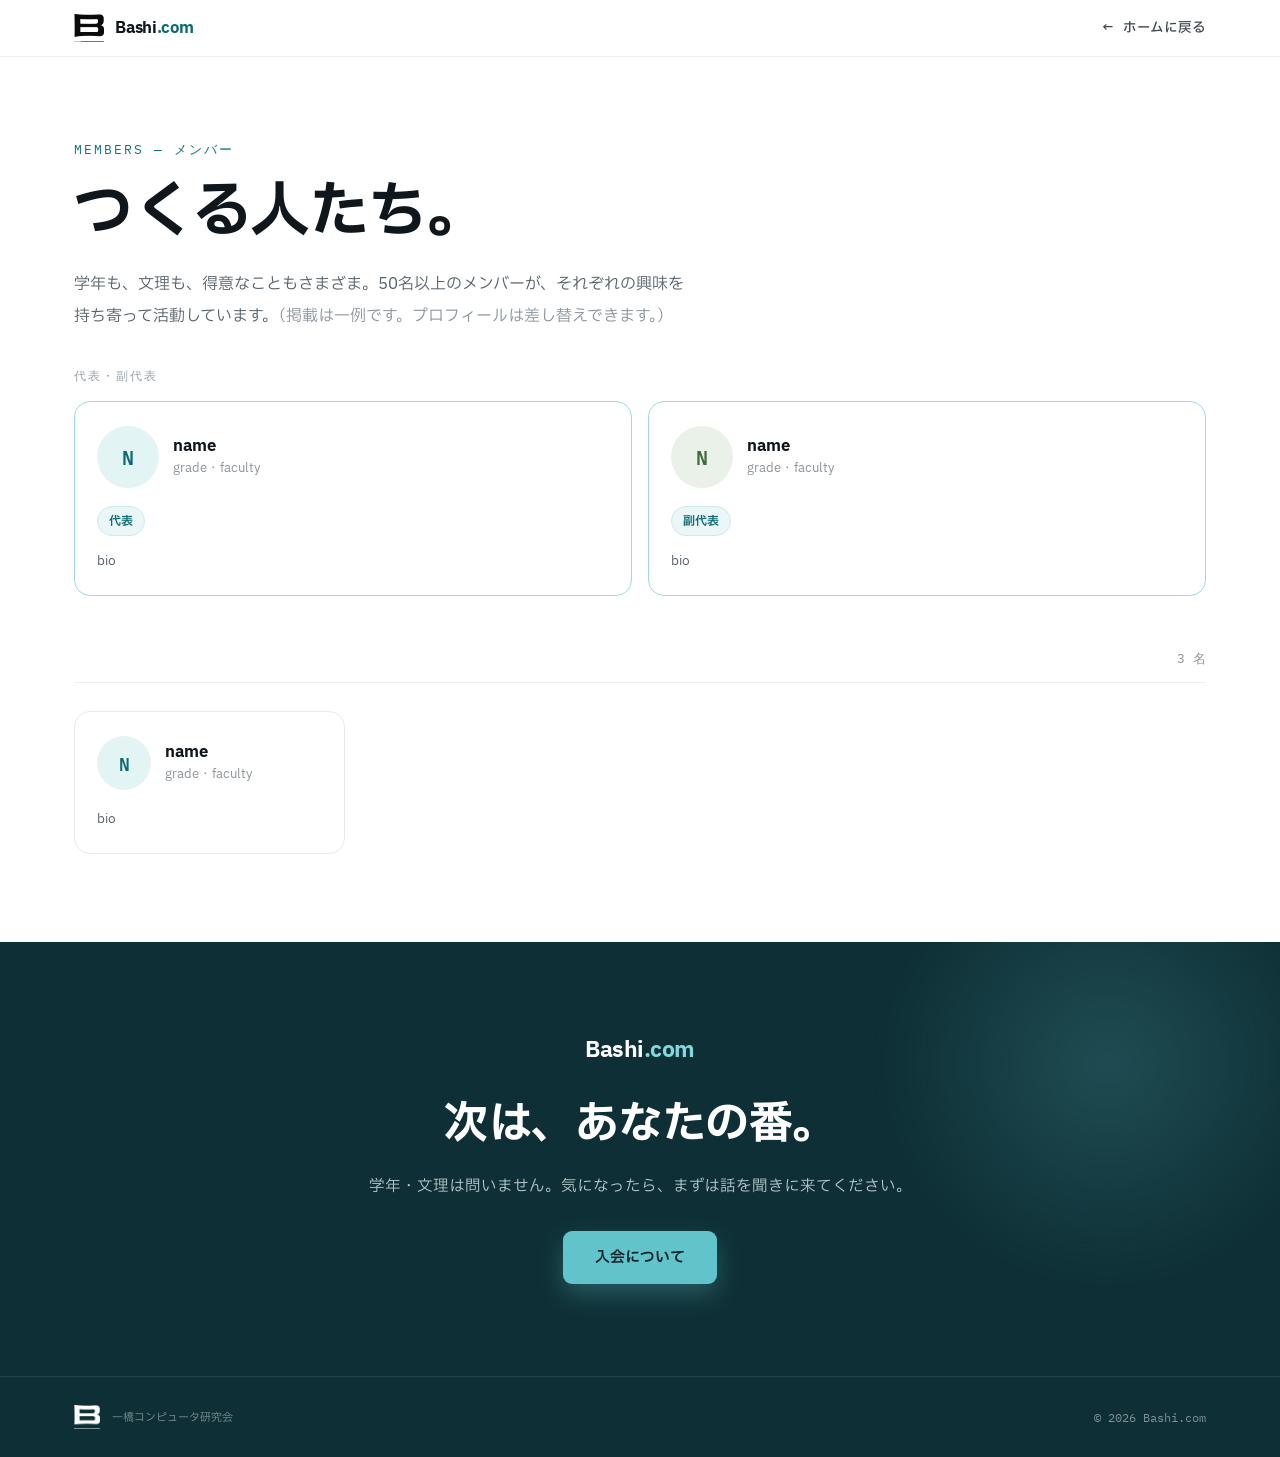
<file: Members.html>
<!DOCTYPE html>
<html lang="ja">
<head>
<meta charset="utf-8">
<meta name="viewport" content="width=device-width, initial-scale=1">
<title>メンバー｜Bashi.com — 一橋コンピュータ研究会</title>
<meta name="description" content="Bashi.com（一橋コンピュータ研究会）のメンバー紹介。学年・文理を問わず、50名以上のメンバーがそれぞれの興味を持ち寄って活動しています。">
<link rel="preconnect" href="https://fonts.googleapis.com">
<link rel="preconnect" href="https://fonts.gstatic.com" crossorigin>
<link href="https://fonts.googleapis.com/css2?family=IBM+Plex+Sans+JP:wght@300;400;500;600;700&family=IBM+Plex+Mono:wght@400;500;600&display=swap" rel="stylesheet">
<link rel="stylesheet" href="styles.css">
</head>
<body>
<main id="bb-root" style="background:#FFFFFF;color:#10171C;font-family:'IBM Plex Sans JP',sans-serif;position:relative;overflow-x:hidden;min-height:100vh;-webkit-font-smoothing:antialiased">

  <!-- NAV -->
  <header style="position:sticky;top:0;z-index:50;backdrop-filter:blur(12px);-webkit-backdrop-filter:blur(12px);background:rgba(255,255,255,.85);border-bottom:1px solid #ECEFF1">
    <nav style="max-width:1180px;margin:0 auto;padding:14px 24px;display:flex;align-items:center;justify-content:space-between;gap:16px">
      <a href="index.html" style="display:flex;align-items:center;gap:11px;text-decoration:none">
        <img src="uploads/SCARE_LOGO_Opacity_BLACK.png" alt="Bashi.com" style="height:28px;width:auto;display:block">
        <span style="font-weight:700;font-size:16px;letter-spacing:-.02em;color:#10171C">Bashi<span style="color:#0E6B74">.com</span></span>
      </a>
      <a href="index.html" class="bb-back" style="display:inline-flex;align-items:center;gap:8px;font-size:13.5px;font-weight:500;color:#3D474E;text-decoration:none"><span class="bb-arrow">←</span> ホームに戻る</a>
    </nav>
  </header>

  <!-- HEAD -->
  <section style="max-width:1180px;margin:0 auto;padding:clamp(46px,7vw,84px) 24px clamp(24px,3vw,36px)">
    <div data-rv style="opacity:0;transform:translateY(14px);transition:opacity .7s,transform .7s;font-family:'IBM Plex Mono',monospace;font-size:12.5px;letter-spacing:.16em;color:#11757F;text-transform:uppercase;margin-bottom:20px">Members — メンバー</div>
    <h1 data-rv data-rv-delay="80" style="opacity:0;transform:translateY(18px);transition:opacity .8s,transform .8s;margin:0 0 22px;font-weight:700;font-size:clamp(32px,5.5vw,60px);line-height:1.12;letter-spacing:-.02em">つくる人たち。</h1>
    <p data-rv data-rv-delay="160" style="opacity:0;transform:translateY(18px);transition:opacity .8s,transform .8s;margin:0;max-width:620px;font-size:16px;line-height:2;color:#56616A">学年も、文理も、得意なこともさまざま。50名以上のメンバーが、それぞれの興味を持ち寄って活動しています。<span style="color:#8A949B">（掲載は一例です。プロフィールは差し替えできます。）</span></p>
  </section>

  <!-- LEADERSHIP -->
  <section id="bb-leadership" style="max-width:1180px;margin:0 auto;padding:0 24px clamp(28px,4vw,40px)">
    <div style="font-family:'IBM Plex Mono',monospace;font-size:12px;letter-spacing:.16em;color:#9AA4AB;text-transform:uppercase;margin-bottom:16px">代表・副代表</div>
    <div id="bb-lead-grid" style="display:grid;grid-template-columns:repeat(auto-fit,minmax(260px,1fr));gap:16px"></div>
  </section>

  <!-- COUNT -->
  <section style="max-width:1180px;margin:0 auto;padding:0 24px clamp(20px,3vw,28px)">
    <div style="display:flex;justify-content:flex-end;padding:14px 0;border-bottom:1px solid #EDF0F2">
      <span id="bb-count" style="font-family:'IBM Plex Mono',monospace;font-size:12.5px;color:#8A949B"></span>
    </div>
  </section>

  <!-- GRID -->
  <section style="max-width:1180px;margin:0 auto;padding:0 24px clamp(48px,7vw,88px)">
    <div id="bb-grid" style="display:grid;grid-template-columns:repeat(auto-fill,minmax(220px,1fr));gap:16px">
      <!-- members are rendered from members.json by members.js -->
    </div>
  </section>

  <!-- CTA -->
  <section style="background:#0E2F35;color:#EAF3F4;position:relative;overflow:hidden">
    <div style="position:absolute;top:-25%;right:-6%;width:42vw;height:42vw;max-width:500px;max-height:500px;background:radial-gradient(circle,rgba(98,196,203,.2),transparent 65%);filter:blur(10px)"></div>
    <div style="position:relative;max-width:1180px;margin:0 auto;padding:clamp(52px,8vw,92px) 24px;text-align:center">
      <div data-rv style="opacity:0;transition:opacity .8s;font-weight:700;font-size:22px;letter-spacing:-.02em;color:#fff;margin-bottom:24px">Bashi<span style="color:#7FD9DE">.com</span></div>
      <h2 data-rv data-rv-delay="60" style="opacity:0;transform:translateY(18px);transition:opacity .8s,transform .8s;margin:0 0 16px;font-weight:700;font-size:clamp(26px,4vw,44px);color:#fff;letter-spacing:-.01em">次は、あなたの番。</h2>
      <p data-rv data-rv-delay="120" style="opacity:0;transform:translateY(18px);transition:opacity .8s,transform .8s;margin:0 0 30px;font-size:15.5px;line-height:1.85;color:#B6CACD">学年・文理は問いません。気になったら、まずは話を聞きに来てください。</p>
      <a data-rv data-rv-delay="180" href="index.html#join" class="bb-btn-primary" style="opacity:0;transform:translateY(18px);transition:opacity .8s,transform .8s;display:inline-block;font-size:15px;font-weight:600;color:#08222a;background:#62C4CB;text-decoration:none;padding:15px 32px;border-radius:9px;box-shadow:0 10px 26px rgba(98,196,203,.3)">入会について</a>
    </div>
    <footer style="border-top:1px solid rgba(255,255,255,.1)">
      <div style="max-width:1180px;margin:0 auto;padding:28px 24px;display:flex;justify-content:space-between;align-items:center;gap:20px;flex-wrap:wrap">
        <div style="display:flex;align-items:center;gap:12px">
          <img src="uploads/SCARE_LOGO_Opacity_BLACK.png" class="logo-invert" alt="B" style="height:24px;width:auto">
          <span style="font-size:11px;color:#7E9296">一橋コンピュータ研究会</span>
        </div>
        <span style="font-family:'IBM Plex Mono',monospace;font-size:11.5px;color:#7E9296">© 2026 Bashi.com</span>
      </div>
    </footer>
  </section>

</main>
<script src="app.js"></script>
<script src="members.js"></script>
</body>
</html>
</file>
<file: styles.css>
/* Bashi.com — 一橋コンピュータ研究会 ランディングページ
   Claude Design (BashiDirB.dc.html) を素のHTML/CSS/JSへ実装したスタイル

   index.html の本文を編集しやすくするため、繰り返し使うスタイルは
   ここでクラスとして定義し、HTML側は class 名だけを持たせている。
   セクション固有の見た目調整は「.セクション名 .部品名」の入れ子で
   上書きする（BEM のような接頭辞を増やしすぎないための方針）。 */

* { box-sizing: border-box; }
html { scroll-behavior: smooth; scroll-padding-top: 82px; }
body { margin: 0; }
::selection { background: #62C4CB; color: #08222a; }

@keyframes floatB { 0%, 100% { transform: translateY(0); } 50% { transform: translateY(-14px); } }
@keyframes nudgeB { 0%, 100% { transform: translateY(0); opacity: .5; } 50% { transform: translateY(6px); opacity: 1; } }

/* ==========================================================
   共通コンポーネント
   ========================================================== */

/* スクロールで要素をフェードインさせる基本状態（表示は app.js が担当） */
[data-rv] { opacity: 0; transform: translateY(20px); transition: opacity .8s, transform .8s; }

/* テキストの強調色 */
.accent { color: #0E6B74; }
.accent-dark { color: #7FD9DE; }

.bb-card { background: #fff; border: 1px solid #E6EBED; border-radius: 16px; overflow: hidden; transition: transform .35s cubic-bezier(.2,.7,.3,1), box-shadow .35s, border-color .35s; }
.bb-card:hover { transform: translateY(-6px); box-shadow: 0 18px 40px rgba(16,40,46,.12); border-color: #9FDADF !important; }
.card-pad-md { padding: 26px 24px; }
.card-pad-lg { padding: 36px 32px; }

.bb-pill { transition: transform .35s cubic-bezier(.2,.7,.3,1), box-shadow .35s; }
.bb-pill:hover { transform: translateY(-5px); }
.bb-pill:hover .bb-pillbar { transform: scaleX(1); }
.bb-pillbar { position: absolute; top: -2px; left: 0; width: 100%; height: 2px; background: #62C4CB; transform: scaleX(0); transform-origin: left; transition: transform .45s cubic-bezier(.2,.7,.3,1); }

.btn { text-decoration: none; font-weight: 600; display: inline-block; border-radius: 8px; }
.btn-primary { color: #08222a; background: #62C4CB; }
.btn-dark { color: #fff; background: #08222a; }
.btn-ghost { color: #10171C; background: #fff; border: 1px solid #D7DEE2; }
.btn-sm { font-size: 13.5px; padding: 10px 20px; }
.btn-md { font-size: 14.5px; padding: 13px 26px; }
.btn-lg { font-size: 15px; padding: 15px 30px; border-radius: 9px; }
.btn-shadow-primary { box-shadow: 0 10px 26px rgba(98,196,203,.3); }
.bb-btn-primary { transition: transform .25s, box-shadow .25s; }
.bb-btn-primary:hover { transform: translateY(-2px); box-shadow: 0 14px 30px rgba(98,196,203,.42); }
.bb-btn-ghost { transition: background .25s, border-color .25s, transform .25s; }
.bb-btn-ghost:hover { transform: translateY(-2px); border-color: #62C4CB; background: #F4FAFB; }

.bb-arrow { display: inline-block; transition: transform .3s; }
.bb-link { display: inline-flex; align-items: center; gap: 8px; font-size: 14.5px; font-weight: 600; color: #0E6B74; text-decoration: none; }
.bb-link:hover .bb-arrow { transform: translateX(5px); }

.bb-soc { display: flex; align-items: center; gap: 8px; font-size: 13.5px; color: #46515A; background: #fff; border: 1px solid #E2E7EA; text-decoration: none; padding: 11px 18px; border-radius: 9px; transition: transform .25s, border-color .25s, color .25s; }
.bb-soc:hover { transform: translateY(-3px); border-color: #62C4CB; color: #0E6B74; }

.bb-navlink { position: relative; color: #3D474E; text-decoration: none; font-size: 14px; font-weight: 500; transition: color .25s; }
.bb-navlink::after { content: ""; position: absolute; left: 0; right: 0; bottom: -6px; height: 2px; background: #62C4CB; transform: scaleX(0); transform-origin: left; transition: transform .3s; }
.bb-navlink.bb-active { color: #0E6B74; }
.bb-navlink.bb-active::after { transform: scaleX(1); }

.bb-partnercard { transition: transform .35s cubic-bezier(.2,.7,.3,1), background .35s, border-color .35s; }
.bb-partnercard:hover { transform: translateY(-6px); background: rgba(98,196,203,.1); border-color: rgba(127,217,222,.5); }

/* メンバーカード（Members ページ） */
.bb-mcard { transition: transform .35s cubic-bezier(.2,.7,.3,1), box-shadow .35s, border-color .35s; }
.bb-mcard:hover { transform: translateY(-5px); box-shadow: 0 16px 38px rgba(16,40,46,.1); border-color: #9FDADF !important; }
.bb-mcard:hover .bb-av { transform: scale(1.06) rotate(-2deg); }
.bb-av { transition: transform .4s cubic-bezier(.2,.7,.3,1); }

/* 戻るリンク */
.bb-back:hover .bb-arrow { transform: translateX(-4px); }

/* 白ロゴ（暗い背景用）— 黒ロゴをCSSで白へ反転 */
.logo-invert { filter: brightness(0) invert(1); }

/* ナビ：デスクトップ / モバイル切替 */
.bb-desktop-nav { display: flex; align-items: center; gap: 30px; }
.bb-menu-btn { display: none; background: #F1F4F5; border: 1px solid #E2E7EA; color: #10171C; width: 42px; height: 42px; border-radius: 9px; cursor: pointer; font-size: 18px; }
.bb-mobile-menu { display: none; padding: 6px 24px 18px; flex-direction: column; gap: 2px; border-top: 1px solid #EEF1F3; }

@media (max-width: 879px) {
  .bb-desktop-nav { display: none; }
  .bb-menu-btn { display: inline-flex; align-items: center; justify-content: center; }
  .bb-mobile-menu.open { display: flex; }
}

@media (prefers-reduced-motion: reduce) {
  * { animation: none !important; }
  html { scroll-behavior: auto; }
}

/* ==========================================================
   トップページ（index.html）レイアウト
   ========================================================== */

.bb-page { background: #FFFFFF; color: #10171C; font-family: 'IBM Plex Sans JP', sans-serif; position: relative; overflow-x: hidden; min-height: 100vh; -webkit-font-smoothing: antialiased; }
.progress-bar { position: fixed; top: 0; left: 0; height: 3px; width: 0; background: linear-gradient(90deg,#62C4CB,#0E6B74); z-index: 60; transition: width .1s linear; }

/* --- ヘッダー / ナビ --- */
.site-header { position: sticky; top: 0; z-index: 50; backdrop-filter: blur(12px); -webkit-backdrop-filter: blur(12px); background: rgba(255,255,255,.82); border-bottom: 1px solid #ECEFF1; }
.nav-inner { max-width: 1180px; margin: 0 auto; padding: 15px 24px; display: flex; align-items: center; justify-content: space-between; gap: 16px; }
.logo-link { display: flex; align-items: center; text-decoration: none; }
.logo-img { height: 36px; width: auto; display: block; }
.mobile-link { color: #10171C; text-decoration: none; font-size: 15px; padding: 12px 4px; border-bottom: 1px solid #F1F4F5; }
.mobile-cta { margin-top: 8px; text-align: center; color: #08222a; background: #62C4CB; text-decoration: none; padding: 13px; border-radius: 8px; font-weight: 600; }

/* --- 共通：セクション見出し（NN — LABEL ─── の帯） --- */
.eyebrow { display: flex; align-items: center; gap: 16px; margin-bottom: 18px; }
.eyebrow-num { font-family: 'IBM Plex Mono', monospace; font-size: 13px; color: #11757F; font-weight: 500; }
.eyebrow-label { font-family: 'IBM Plex Mono', monospace; font-size: 12px; letter-spacing: .16em; color: #9AA4AB; text-transform: uppercase; }
.eyebrow-line { flex: 1; height: 1px; background: #E2E7EA; }
.eyebrow-brand { font-weight: 700; font-size: 16px; letter-spacing: -.02em; color: #fff; opacity: .9; }

/* --- 共通：見出し・リード文・タグ・番号丸 --- */
.h2-hero-scale { margin: 0 0 20px; font-weight: 700; font-size: clamp(28px,4vw,44px); line-height: 1.2; letter-spacing: -.01em; }
.h2-section { margin: 0; font-weight: 700; font-size: clamp(26px,3.6vw,42px); letter-spacing: -.01em; }
.h2-section-dark { margin: 0; font-weight: 700; font-size: clamp(26px,3.6vw,42px); line-height: 1.2; letter-spacing: -.01em; color: #fff; }
.h2-display { margin: 0 0 16px; font-weight: 700; font-size: clamp(32px,5.5vw,60px); letter-spacing: -.02em; line-height: 1.1; }
.lead { margin: 0 0 26px; font-size: 15.5px; line-height: 1.95; color: #56616A; }
.section-head-row { display: flex; justify-content: space-between; align-items: flex-end; flex-wrap: wrap; gap: 14px; margin-bottom: 42px; }
.tag { font-family: 'IBM Plex Mono', monospace; font-size: 11.5px; color: #46515A; background: #F2F5F6; border: 1px solid #E6EBED; padding: 4px 9px; border-radius: 6px; }
.tag-row { display: flex; flex-wrap: wrap; gap: 7px; }
.pill { font-size: 13px; color: #0E6B74; background: #EAF6F7; border: 1px solid #CFE9EB; padding: 8px 14px; border-radius: 99px; }
.pill-row { display: flex; flex-wrap: wrap; gap: 9px; margin-bottom: 30px; }
.icon-box { width: 44px; height: 44px; border-radius: 12px; background: #EAF6F7; display: flex; align-items: center; justify-content: center; color: #0E6B74; margin-bottom: 16px; }
.stat-strong { color: #10171C; font-weight: 600; }

/* --- HERO --- */
.hero { position: relative; max-width: 920px; margin: 0 auto; padding: clamp(60px,9vw,128px) 24px clamp(40px,5vw,64px); text-align: center; }
.hero-dot { position: absolute; animation: floatB 6s ease-in-out infinite; }
.hero-dot-1 { top: 14%; left: 6%; width: 12px; height: 12px; border-radius: 50%; background: #62C4CB; opacity: .5; }
.hero-dot-2 { top: 34%; right: 9%; width: 22px; height: 22px; border-radius: 7px; border: 2px solid #BFE6E8; animation-duration: 8s; animation-delay: .8s; }
.hero-eyebrow { font-family: 'IBM Plex Mono', monospace; font-size: 12.5px; letter-spacing: .16em; color: #11757F; margin-bottom: 24px; text-transform: uppercase; }
.hero-title { margin: 0 0 22px; display: flex; justify-content: center; }
.hero-logo-img { width: clamp(300px,64vw,680px); height: auto; display: block; }
.hero-logo-fallback { display: none; font-weight: 700; font-size: clamp(48px,10vw,108px); letter-spacing: -.04em; line-height: 1; color: #10171C; }
.hero-subtitle { margin: 0 0 26px; font-weight: 600; font-size: clamp(20px,2.8vw,30px); letter-spacing: .02em; color: #243036; }
.hero-subtitle-highlight { position: relative; white-space: nowrap; color: #0E6B74; }
.hero-underline { position: absolute; left: 0; bottom: -.12em; width: 100%; height: .09em; background: #62C4CB; transform: scaleX(0); transform-origin: left; transition: transform 1s cubic-bezier(.7,0,.2,1) .5s; border-radius: 99px; }
.hero-lead { margin: 0 auto 36px; max-width: 600px; font-size: clamp(15.5px,1.7vw,18px); line-height: 1.9; color: #56616A; }
.hero-cta-row { display: flex; flex-wrap: wrap; gap: 13px; justify-content: center; margin-bottom: 46px; }
.hero-stats { display: inline-flex; flex-wrap: wrap; justify-content: center; align-items: center; gap: clamp(16px,3vw,30px); font-size: 13.5px; color: #6A747C; }
.hero-stat { display: flex; align-items: center; gap: 8px; }
.hero-stat-dot { width: 7px; height: 7px; border-radius: 99px; background: #62C4CB; }
.hero-stat-divider { width: 1px; height: 14px; background: #DDE3E7; }

/* --- ABOUT --- */
.section-tinted { background: #F7F9FA; border-top: 1px solid #EDF0F2; border-bottom: 1px solid #EDF0F2; }
.section-tinted-top { background: #F7F9FA; border-top: 1px solid #EDF0F2; }
.section-inner { max-width: 1180px; margin: 0 auto; padding: clamp(56px,8vw,104px) 24px; }
.about .eyebrow { margin-bottom: 42px; }
.about-split { display: grid; grid-template-columns: repeat(auto-fit,minmax(290px,1fr)); gap: clamp(34px,5vw,72px); align-items: start; }
.about-features { display: grid; grid-template-columns: repeat(auto-fit,minmax(220px,1fr)); gap: 14px; margin-top: 48px; }
.feature-title { margin: 0 0 8px; font-weight: 700; font-size: 16.5px; }
.feature-desc { margin: 0; font-size: 13.5px; line-height: 1.8; color: #56616A; }
.about-copy { margin: 0 0 20px; font-size: 16px; line-height: 2; color: #46515A; }
.about-stats { display: grid; grid-template-columns: repeat(auto-fit,minmax(180px,1fr)); gap: 1px; background: #E2E7EA; border: 1px solid #E2E7EA; border-radius: 14px; overflow: hidden; margin-top: 48px; }
/* 過去の活動写真 — 古い記録なので小さめ・控えめなトーンで載せる */
.about-photos { margin-top: 40px; }
.about-photos-label { display: block; font-family: 'IBM Plex Mono', monospace; font-size: 11px; letter-spacing: .14em; color: #9AA4AB; text-transform: uppercase; margin-bottom: 14px; }
.about-photos-grid { display: grid; grid-template-columns: repeat(auto-fit,minmax(180px,1fr)); gap: 12px; }
.activity-photo { margin: 0; }
.activity-photo img { width: 100%; aspect-ratio: 16/10; object-fit: cover; border-radius: 12px; display: block; filter: saturate(.85); opacity: .92; }
.activity-photo figcaption { font-size: 11.5px; color: #8A949B; margin-top: 8px; }
.stat-box { background: #fff; padding: 30px 28px; }
.stat-num { font-weight: 700; font-size: clamp(32px,4vw,46px); letter-spacing: -.02em; color: #10171C; }
.stat-label { font-size: 13px; color: #6A747C; margin-top: 4px; }

/* --- ACTIVITIES --- */
.activities-grid { display: grid; grid-template-columns: repeat(auto-fit,minmax(270px,1fr)); gap: 16px; }
.pillar { text-decoration: none; color: inherit; display: block; background: #fff; border: 1px solid #E6EBED; border-radius: 16px; padding: 32px 28px 34px; position: relative; overflow: hidden; }
.pillar-head { display: flex; align-items: center; justify-content: space-between; margin-bottom: 22px; }
.pillar-icon { width: 50px; height: 50px; border-radius: 13px; background: #EAF6F7; display: flex; align-items: center; justify-content: center; color: #0E6B74; }
.pillar-num { font-family: 'IBM Plex Mono', monospace; font-weight: 600; font-size: 13px; color: #B4BEC4; }
.pillar-title { margin: 0 0 13px; font-weight: 700; font-size: 21px; letter-spacing: -.01em; }
.pillar-desc { margin: 0 0 22px; font-size: 14.5px; line-height: 1.9; color: #56616A; }

/* --- WORKS --- */
.note-muted { font-size: 12.5px; color: #8A949B; max-width: 260px; line-height: 1.7; }
.bb-scroll { display: flex; gap: 18px; overflow-x: auto; padding-bottom: 14px; scroll-snap-type: x mandatory; margin: 0 -24px; padding-left: 24px; padding-right: 24px; }
.bb-scroll::-webkit-scrollbar { height: 7px; }
.bb-scroll::-webkit-scrollbar-thumb { background: #cfd9dd; border-radius: 99px; }
.bb-scroll::-webkit-scrollbar-track { background: transparent; }
.scroll-card { flex: none; width: min(360px,82vw); scroll-snap-align: start; }
.work-flagship-head { padding: 22px; border-bottom: 1px solid #EEF1F3; background: linear-gradient(160deg,#F3F8F8,#fff); }
.tag-flagship { display: inline-block; font-family: 'IBM Plex Mono', monospace; font-size: 10.5px; color: #0E6B74; background: #DBF1F2; border: 1px solid #BFE6E8; padding: 3px 8px; border-radius: 5px; margin-bottom: 16px; }
.tt-box { background: #fff; border: 1px solid #E6EBED; border-radius: 9px; padding: 12px; }
.tt-box-head { display: flex; justify-content: space-between; align-items: center; margin-bottom: 9px; }
.tt-label { font-family: 'IBM Plex Mono', monospace; font-size: 10px; color: #0E6B74; }
.tt-sub { font-family: 'IBM Plex Mono', monospace; font-size: 9px; color: #A9B2B8; }
.tt-grid { display: grid; grid-template-columns: repeat(5,1fr); gap: 4px; }
.tt-cell { height: 20px; border-radius: 4px; }
.tt-a { background: #62C4CB; }
.tt-b { background: #EFF2F4; }
.tt-c { background: #AEE2E5; }
.tt-d { background: #CDEAEC; }
.work-body { padding: 24px; }
.work-title { margin: 0 0 10px; font-weight: 700; font-size: 19px; }
.work-desc { margin: 0; font-size: 14px; line-height: 1.85; color: #56616A; }
.work-desc--gap { margin-bottom: 14px; }
.work-note { margin: 0; font-size: 11.5px; line-height: 1.7; color: #8A949B; border-top: 1px solid #EEF1F3; padding-top: 13px; }
.work-thumb { height: 150px; background: linear-gradient(150deg,#EEF3F4,#E2EEEF); display: flex; align-items: center; justify-content: center; position: relative; border-bottom: 1px solid #EEF1F3; }
.tag-sample { position: absolute; top: 14px; left: 14px; font-family: 'IBM Plex Mono', monospace; font-size: 10.5px; color: #6A747C; background: #fff; border: 1px solid #E6EBED; padding: 3px 8px; border-radius: 5px; }
.work-glyph { color: #9DB4B8; font-size: 34px; }

/* --- JOIN --- */
.join-grid { display: grid; grid-template-columns: repeat(auto-fit,minmax(280px,1fr)); gap: clamp(30px,4vw,56px); align-items: start; }
.join-steps { display: flex; flex-direction: column; }
.join-step { display: flex; gap: 22px; align-items: flex-start; padding: 24px 0; border-bottom: 1px solid #EAEEF0; }
.step-num { font-family: 'IBM Plex Mono', monospace; font-weight: 600; font-size: 15px; color: #fff; background: #62C4CB; width: 34px; height: 34px; border-radius: 99px; display: flex; align-items: center; justify-content: center; flex-shrink: 0; }
.step-title { margin: 0 0 6px; font-weight: 700; font-size: 16.5px; }
.step-desc { margin: 0; font-size: 14px; line-height: 1.8; color: #56616A; }

/* --- PARTNERS（暗い背景セクション） --- */
.section-dark { background: #0E2F35; color: #EAF3F4; position: relative; overflow: hidden; }
.section-glow { position: absolute; top: -20%; right: -8%; width: 46vw; height: 46vw; max-width: 560px; max-height: 560px; background: radial-gradient(circle,rgba(98,196,203,.22),transparent 65%); filter: blur(10px); }
.partners .section-inner { position: relative; }
.partners .eyebrow { margin-bottom: 34px; }
.partners .eyebrow-num { color: #7FD9DE; }
.partners .eyebrow-label { color: #6E9499; }
.partners .eyebrow-line { background: rgba(255,255,255,.14); }
.partners-head { display: grid; grid-template-columns: repeat(auto-fit,minmax(290px,1fr)); gap: clamp(30px,4vw,56px); align-items: start; margin-bottom: 46px; }
.partners .lead { margin: 0; padding-top: 6px; color: #B6CACD; }
.partners-grid { display: grid; grid-template-columns: repeat(auto-fit,minmax(230px,1fr)); gap: 16px; }
.partner-card { background: rgba(255,255,255,.05); border: 1px solid rgba(255,255,255,.12); border-radius: 13px; padding: 26px 24px; }
.partner-icon { width: 46px; height: 46px; border-radius: 12px; background: rgba(98,196,203,.14); display: flex; align-items: center; justify-content: center; color: #7FD9DE; margin-bottom: 16px; }
.partner-title { margin: 0 0 9px; font-weight: 700; font-size: 16.5px; color: #fff; }
.partner-desc { margin: 0; font-size: 13.5px; line-height: 1.8; color: #9FB6B9; }

/* --- FAQ --- */
.faq.section-inner { max-width: 840px; }
.faq .eyebrow { margin-bottom: 40px; }
#bb-faq { display: flex; flex-direction: column; }
.bb-faq-item { border-bottom: 1px solid #E7ECEE; }
.bb-faq-q { width: 100%; display: flex; justify-content: space-between; align-items: center; gap: 16px; text-align: left; background: none; border: none; cursor: pointer; padding: 24px 4px; color: #10171C; }
.faq-question { font-weight: 600; font-size: 16.5px; line-height: 1.45; }
.bb-faq-icon { flex-shrink: 0; color: #11757F; font-size: 22px; line-height: 1; transition: transform .3s; }
.bb-faq-a { padding: 0 4px 26px; font-size: 14.5px; line-height: 1.9; color: #56616A; }

/* --- CONTACT / FOOTER --- */
.contact-inner { max-width: 1180px; margin: 0 auto; padding: clamp(60px,9vw,112px) 24px clamp(40px,6vw,64px); }
.contact-head { text-align: center; margin-bottom: 50px; }
.contact-eyebrow { font-family: 'IBM Plex Mono', monospace; font-size: 12px; letter-spacing: .16em; color: #11757F; text-transform: uppercase; margin-bottom: 20px; }
.contact-note { margin: 0; font-size: 15.5px; color: #56616A; line-height: 1.85; }
.contact-grid { display: grid; grid-template-columns: repeat(auto-fit,minmax(280px,1fr)); gap: 18px; margin-bottom: 50px; }
.contact-card { position: relative; }
.contact-card-primary { background: #62C4CB; border: 1px solid #62C4CB; }
.contact-card-bg-logo { position: absolute; right: -14px; bottom: -14px; height: 120px; width: auto; opacity: .16; }
.contact-card-body { position: relative; }
.contact-card-title { margin: 0 0 10px; font-weight: 700; font-size: 21px; }
.contact-card-title--on-teal { color: #08222a; }
.contact-card-desc { margin: 0 0 24px; font-size: 14.5px; line-height: 1.85; }
.contact-card-desc--on-teal { color: #0A3940; }
.contact-card-desc--muted { color: #56616A; }
.social-row { display: flex; justify-content: center; gap: 12px; flex-wrap: wrap; }
.site-footer { border-top: 1px solid #EDF0F2; background: #fff; }
.footer-grid { max-width: 1180px; margin: 0 auto; padding: 38px 24px; display: grid; grid-template-columns: repeat(auto-fit,minmax(220px,1fr)); gap: 28px; align-items: start; }
.footer-brand { display: flex; align-items: center; gap: 12px; margin-bottom: 14px; }
.footer-logo-img { height: 26px; width: auto; }
.footer-brand-name { font-weight: 700; font-size: 16px; letter-spacing: -.02em; color: #10171C; }
.footer-tagline { font-size: 12px; color: #8A949B; line-height: 1.7; }
.footer-col { display: flex; flex-direction: column; gap: 11px; }
.footer-col-label { font-family: 'IBM Plex Mono', monospace; font-size: 11px; letter-spacing: .1em; color: #A9B2B8; text-transform: uppercase; margin-bottom: 2px; }
.footer-link { font-size: 13.5px; color: #46515A; text-decoration: none; }
.footer-bottom { border-top: 1px solid #EDF0F2; }
.footer-bottom-inner { max-width: 1180px; margin: 0 auto; padding: 18px 24px; text-align: center; }
.footer-copyright { font-family: 'IBM Plex Mono', monospace; font-size: 11.5px; color: #9AA4AB; }
</file>
